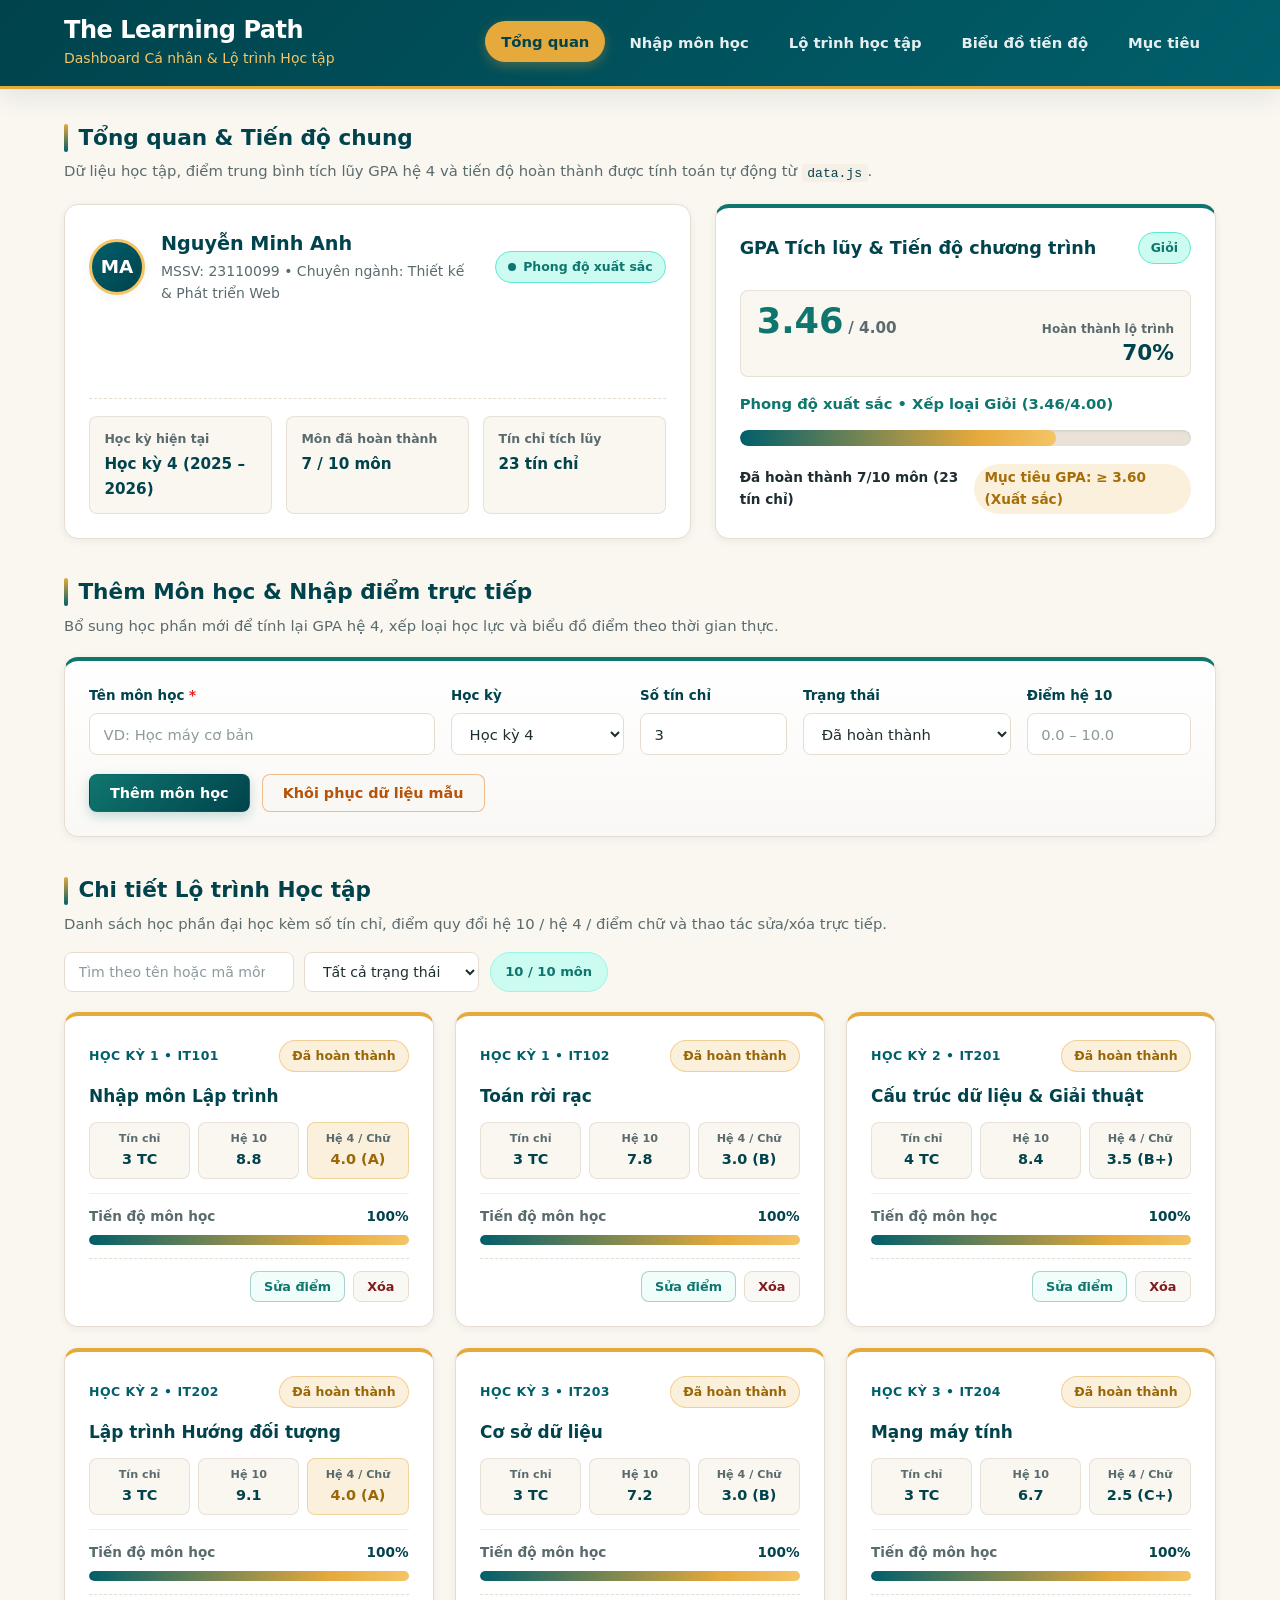
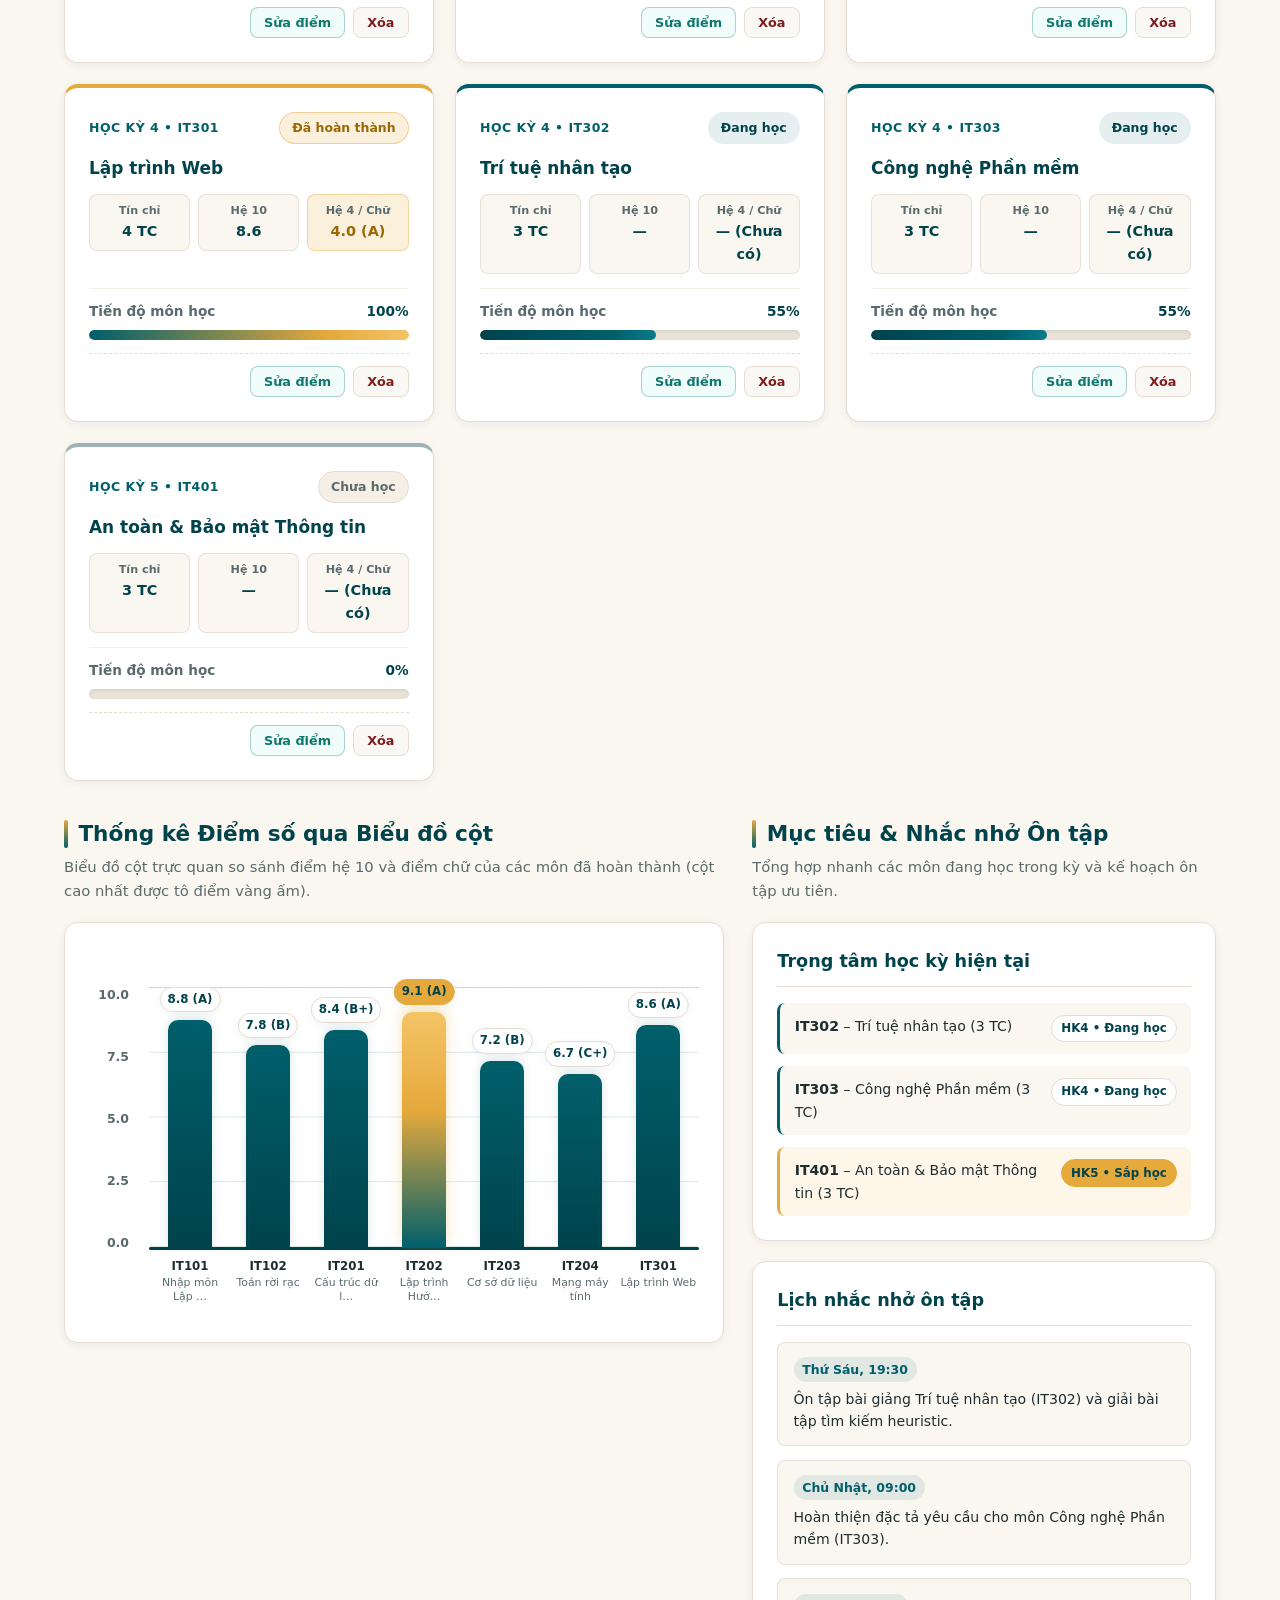
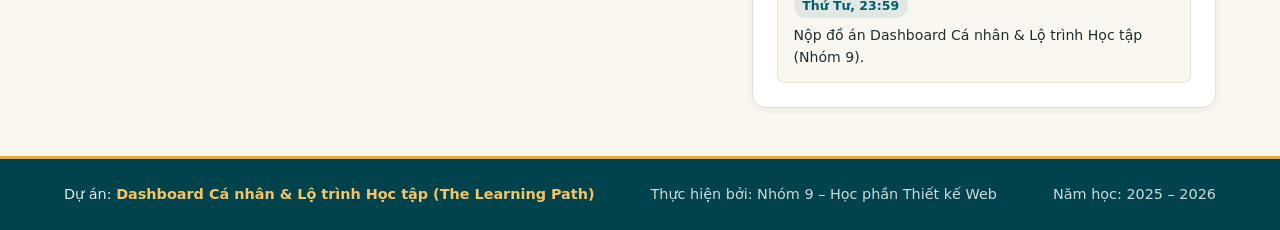
<file: index.html>
<!DOCTYPE html>
<html lang="vi">
<head>
    <meta charset="UTF-8">
    <meta name="viewport" content="width=device-width, initial-scale=1.0">
    <meta name="description" content="Dashboard Cá nhân &amp; Lộ trình Học tập (The Learning Path) theo chuẩn HTML5 ngữ nghĩa, CSS3 thuần và Vanilla JavaScript.">
    <title>Dashboard Cá nhân &amp; Lộ trình Học tập | The Learning Path</title>
    <link rel="stylesheet" href="css/style.css">
</head>
<body class="dashboard-page">

    <!-- Thẻ <header>: Phần đầu trang chứa nhận diện dự án, tiêu đề chính và điều hướng tổng thể của Dashboard -->
    <header class="site-header">
        <div id="scroll-progress" class="scroll-progress" aria-hidden="true"></div>
        <div class="header-container">
            <div class="brand">
                <h1 class="brand-title">The Learning Path</h1>
                <p class="brand-subtitle">Dashboard Cá nhân &amp; Lộ trình Học tập</p>
            </div>

            <!-- Thẻ <nav>: Thanh điều hướng chính chứa các liên kết nội bộ giúp người dùng di chuyển nhanh đến từng phân khu của Dashboard -->
            <nav class="main-nav" aria-label="Điều hướng chính">
                <ul class="nav-list">
                    <li class="nav-item">
                        <a class="nav-link" href="#overview">Tổng quan</a>
                    </li>
                    <li class="nav-item">
                        <a class="nav-link" href="#grade-input">Nhập môn học</a>
                    </li>
                    <li class="nav-item">
                        <a class="nav-link" href="#learning-path">Lộ trình học tập</a>
                    </li>
                    <li class="nav-item">
                        <a class="nav-link" href="#progress-chart">Biểu đồ tiến độ</a>
                    </li>
                    <li class="nav-item">
                        <a class="nav-link" href="#goals">Mục tiêu</a>
                    </li>
                </ul>
            </nav>
        </div>
    </header>

    <!-- Thẻ <main>: Khối nội dung trung tâm và duy nhất của trang, bao bọc toàn bộ dữ liệu học tập, lộ trình, biểu đồ và mục tiêu cá nhân -->
    <main class="dashboard-main">

        <!-- Thẻ <section>: Phân khu 1 - Tổng quan & Tiến độ chung, tổng hợp hồ sơ sinh viên, chỉ số GPA hệ 4 và mức độ hoàn thành chương trình -->
        <section id="overview" class="dashboard-section overview-section" aria-labelledby="overview-heading">
            <div class="section-header">
                <h2 id="overview-heading" class="section-title">Tổng quan &amp; Tiến độ chung</h2>
                <p class="section-desc">Dữ liệu học tập, điểm trung bình tích lũy GPA hệ 4 và tiến độ hoàn thành được tính toán tự động từ <code>data.js</code>.</p>
            </div>

            <div class="overview-grid">
                <!-- Thẻ <article>: Khối nội dung độc lập hiển thị thông tin cá nhân và thống kê học tập của sinh viên -->
                <article class="card student-card">
                    <div class="student-header">
                        <div class="student-avatar" aria-hidden="true">MA</div>
                        <div class="student-identity">
                            <h3 class="student-name">Nguyễn Minh Anh</h3>
                            <p class="student-meta">MSSV: 23110099 &bull; Chuyên ngành: Thiết kế &amp; Phát triển Web</p>
                        </div>
                        <span id="gpa-badge" class="status-badge status-badge--active">Đang tải...</span>
                    </div>

                    <dl class="student-stats">
                        <div class="stat-item">
                            <dt class="stat-label">Học kỳ hiện tại</dt>
                            <dd class="stat-value">Học kỳ 4 (2025 – 2026)</dd>
                        </div>
                        <div class="stat-item">
                            <dt class="stat-label">Môn đã hoàn thành</dt>
                            <dd id="completed-courses" class="stat-value">0 / 0 môn</dd>
                        </div>
                        <div class="stat-item">
                            <dt class="stat-label">Tín chỉ tích lũy</dt>
                            <dd id="total-credits" class="stat-value">0 tín chỉ</dd>
                        </div>
                    </dl>
                </article>

                <!-- Thẻ <article>: Khối nội dung độc lập hiển thị điểm GPA hệ 4, xếp loại học lực và thanh Progress Bar tổng quan -->
                <article class="card overall-progress-card">
                    <div class="card-header">
                        <h3 class="card-title">GPA Tích lũy &amp; Tiến độ chương trình</h3>
                        <span id="gpa-rank" class="status-badge">Đang tính...</span>
                    </div>

                    <div class="gpa-highlight">
                        <div class="gpa-score-box">
                            <span id="gpa-value" class="gpa-value">0.00</span>
                            <span class="gpa-scale">/ 4.00</span>
                        </div>
                        <div class="gpa-progress-summary">
                            <span class="gpa-progress-label">Hoàn thành lộ trình</span>
                            <span id="overall-progress-percent" class="progress-percent">0%</span>
                        </div>
                    </div>

                    <p id="gpa-message" class="card-summary">Đang tổng hợp dữ liệu từ danh sách môn học...</p>

                    <div id="overall-progress-bar" class="progress-bar progress-bar--large" role="progressbar" aria-label="Tiến độ hoàn thành chương trình" aria-valuenow="0" aria-valuemin="0" aria-valuemax="100">
                        <div class="progress-track">
                            <div id="overall-progress-fill" class="progress-fill" style="--percent: 0%;"></div>
                        </div>
                    </div>

                    <div class="progress-footer">
                        <span id="overall-progress-note" class="progress-note">Đang cập nhật số môn...</span>
                        <span class="progress-target">Mục tiêu GPA: &ge; 3.60 (Xuất sắc)</span>
                    </div>
                </article>
            </div>
        </section>

        <!-- Thẻ <section>: Phân khu nhập liệu - Cho phép sinh viên thêm môn học mới, nhập điểm và khôi phục dữ liệu mẫu trực tiếp -->
        <section id="grade-input" class="dashboard-section grade-input-section" aria-labelledby="grade-input-heading">
            <div class="section-header">
                <h2 id="grade-input-heading" class="section-title">Thêm Môn học &amp; Nhập điểm trực tiếp</h2>
                <p class="section-desc">Bổ sung học phần mới để tính lại GPA hệ 4, xếp loại học lực và biểu đồ điểm theo thời gian thực.</p>
            </div>

            <div class="card grade-form-card">
                <form id="course-form" class="grade-form" novalidate>
                    <div class="form-grid">
                        <!-- Trường nhập tên môn học -->
                        <div class="form-group form-group--wide">
                            <label class="form-label" for="input-course-name">Tên môn học <span class="required-mark" aria-hidden="true">*</span></label>
                            <input type="text" id="input-course-name" name="tenMon" class="form-control" placeholder="VD: Học máy cơ bản" required autocomplete="off">
                        </div>

                        <!-- Trường chọn học kỳ từ HK1 đến HK8 -->
                        <div class="form-group">
                            <label class="form-label" for="input-semester">Học kỳ</label>
                            <select id="input-semester" name="hocKy" class="form-control">
                                <option value="1">Học kỳ 1</option>
                                <option value="2">Học kỳ 2</option>
                                <option value="3">Học kỳ 3</option>
                                <option value="4" selected>Học kỳ 4</option>
                                <option value="5">Học kỳ 5</option>
                                <option value="6">Học kỳ 6</option>
                                <option value="7">Học kỳ 7</option>
                                <option value="8">Học kỳ 8</option>
                            </select>
                        </div>

                        <!-- Trường nhập số tín chỉ (1 - 10) -->
                        <div class="form-group">
                            <label class="form-label" for="input-credits">Số tín chỉ</label>
                            <input type="number" id="input-credits" name="soTinChi" class="form-control" min="1" max="10" value="3" required>
                        </div>

                        <!-- Trường chọn trạng thái môn học -->
                        <div class="form-group">
                            <label class="form-label" for="input-status">Trạng thái</label>
                            <select id="input-status" name="trangThai" class="form-control">
                                <option value="da_hoan_thanh" selected>Đã hoàn thành</option>
                                <option value="dang_hoc">Đang học</option>
                                <option value="chua_hoc">Chưa học</option>
                            </select>
                        </div>

                        <!-- Trường nhập điểm hệ 10 (tự động khóa khi trạng thái khác Đã hoàn thành) -->
                        <div class="form-group">
                            <label class="form-label" for="input-score">Điểm hệ 10</label>
                            <input type="number" id="input-score" name="diemHe10" class="form-control" step="0.1" min="0" max="10" placeholder="0.0 – 10.0">
                        </div>
                    </div>

                    <!-- Nhóm nút thao tác chính và khôi phục dữ liệu mẫu -->
                    <div class="form-actions">
                        <button type="submit" id="btn-add-course" class="btn btn--primary">Thêm môn học</button>
                        <button type="button" id="btn-reset-data" class="btn btn--secondary">Khôi phục dữ liệu mẫu</button>
                    </div>
                </form>

                <!-- Vùng hiển thị thông báo kiểm tra lỗi hoặc xác nhận thành công (không dùng alert) -->
                <div id="form-message" class="form-message" role="status" aria-live="polite"></div>
            </div>
        </section>

        <!-- Thẻ <section>: Phân khu 2 - Chi tiết Lộ trình Học tập, hiển thị động toàn bộ môn học kèm bộ lọc và tìm kiếm -->
        <section id="learning-path" class="dashboard-section path-section" aria-labelledby="path-heading">
            <div class="section-header section-header--with-actions">
                <div>
                    <h2 id="path-heading" class="section-title">Chi tiết Lộ trình Học tập</h2>
                    <p class="section-desc">Danh sách học phần đại học kèm số tín chỉ, điểm quy đổi hệ 10 / hệ 4 / điểm chữ và thao tác sửa/xóa trực tiếp.</p>
                </div>

                <!-- Thanh công cụ tìm kiếm theo tên môn và lọc nhanh theo trạng thái -->
                <div class="course-toolbar" role="search" aria-label="Tìm kiếm và lọc môn học">
                    <div class="search-box">
                        <label class="sr-only" for="search-course">Tìm kiếm theo tên môn</label>
                        <input type="search" id="search-course" class="form-control toolbar-search" placeholder="Tìm theo tên hoặc mã môn..." autocomplete="off">
                    </div>

                    <div class="filter-select-box">
                        <label class="sr-only" for="filter-status">Lọc theo trạng thái</label>
                        <select id="filter-status" class="form-control toolbar-select">
                            <option value="tat_ca">Tất cả trạng thái</option>
                            <option value="da_hoan_thanh">Đã hoàn thành</option>
                            <option value="dang_hoc">Đang học</option>
                            <option value="chua_hoc">Chưa học</option>
                        </select>
                    </div>

                    <span id="course-filter-count" class="toolbar-count">0 môn</span>
                </div>
            </div>

            <!-- Danh sách thẻ <article> từng môn học sẽ được data.js tự động render vào đây -->
            <div id="course-list" class="course-grid" aria-live="polite">
                <!-- Thẻ <article>: Thẻ hiển thị tạm thời trước khi dữ liệu từ data.js được nạp -->
                <article class="card course-card">
                    <h3 class="course-title">Đang tải danh sách môn học...</h3>
                    <p class="course-desc">Vui lòng đảm bảo trình duyệt đã bật JavaScript để hiển thị dữ liệu từ <code>js/data.js</code>.</p>
                </article>
            </div>
        </section>

        <!-- Thẻ <section>: Phân khu 3 - Thống kê Điểm số & Tiến độ qua Biểu đồ cột CSS thuần kết hợp dữ liệu từ data.js -->
        <section id="progress-chart" class="dashboard-section chart-section" aria-labelledby="chart-heading">
            <div class="section-header">
                <h2 id="chart-heading" class="section-title">Thống kê Điểm số qua Biểu đồ cột</h2>
                <p class="section-desc">Biểu đồ cột trực quan so sánh điểm hệ 10 và điểm chữ của các môn đã hoàn thành (cột cao nhất được tô điểm vàng ấm).</p>
            </div>

            <div class="card chart-card">
                <div id="score-bar-chart" class="bar-chart" role="img" aria-label="Biểu đồ cột điểm số các môn học đã hoàn thành">
                    <div class="chart-y-axis" aria-hidden="true">
                        <span class="y-tick">10.0</span>
                        <span class="y-tick">7.5</span>
                        <span class="y-tick">5.0</span>
                        <span class="y-tick">2.5</span>
                        <span class="y-tick">0.0</span>
                    </div>

                    <div class="chart-plot">
                        <div id="chart-bars" class="chart-bars"></div>
                        <div class="chart-x-axis" aria-hidden="true"></div>
                    </div>
                </div>
            </div>
        </section>

        <!-- Thẻ <aside>: Khối nội dung bổ trợ hiển thị các môn đang theo học, mục tiêu ngắn hạn và lịch nhắc nhở ôn tập -->
        <aside id="goals" class="dashboard-aside goals-aside" aria-labelledby="goals-heading">
            <div class="section-header">
                <h2 id="goals-heading" class="section-title">Mục tiêu &amp; Nhắc nhở Ôn tập</h2>
                <p class="section-desc">Tổng hợp nhanh các môn đang học trong kỳ và kế hoạch ôn tập ưu tiên.</p>
            </div>

            <div class="aside-grid">
                <!-- Thẻ <article>: Khối nội dung độc lập liệt kê các môn đang học và sắp học tự động đồng bộ từ data.js -->
                <article class="card goal-card">
                    <h3 class="card-title">Trọng tâm học kỳ hiện tại</h3>
                    <ul id="active-courses-list" class="goal-list">
                        <li class="goal-item">
                            <span class="goal-text">Đang tải danh sách môn đang học...</span>
                            <span class="goal-tag">Đang cập nhật</span>
                        </li>
                    </ul>
                </article>

                <!-- Thẻ <article>: Khối nội dung độc lập hiển thị lịch nhắc nhở ôn tập và hạn nộp bài sắp tới -->
                <article class="card reminder-card">
                    <h3 class="card-title">Lịch nhắc nhở ôn tập</h3>
                    <ul class="reminder-list">
                        <li class="reminder-item">
                            <time class="reminder-time" datetime="2026-05-15T19:30">Thứ Sáu, 19:30</time>
                            <p class="reminder-text">Ôn tập bài giảng Trí tuệ nhân tạo (IT302) và giải bài tập tìm kiếm heuristic.</p>
                        </li>
                        <li class="reminder-item">
                            <time class="reminder-time" datetime="2026-05-17T09:00">Chủ Nhật, 09:00</time>
                            <p class="reminder-text">Hoàn thiện đặc tả yêu cầu cho môn Công nghệ Phần mềm (IT303).</p>
                        </li>
                        <li class="reminder-item">
                            <time class="reminder-time" datetime="2026-05-20T23:59">Thứ Tư, 23:59</time>
                            <p class="reminder-text">Nộp đồ án Dashboard Cá nhân &amp; Lộ trình Học tập (Nhóm 9).</p>
                        </li>
                    </ul>
                </article>
            </div>
        </aside>

    </main>

    <!-- Thẻ <footer>: Phần chân trang chứa thông tin bản quyền dự án, nhóm sinh viên thực hiện và năm học -->
    <footer class="site-footer">
        <div class="footer-container">
            <p class="footer-project">Dự án: <strong>Dashboard Cá nhân &amp; Lộ trình Học tập (The Learning Path)</strong></p>
            <p class="footer-team">Thực hiện bởi: Nhóm 9 &ndash; Học phần Thiết kế Web</p>
            <p class="footer-year">Năm học: 2025 &ndash; 2026</p>
        </div>
    </footer>

    <!-- Nút quay lại đầu trang hiển thị mượt khi cuộn xuống -->
    <button type="button" id="back-to-top" class="back-to-top" aria-label="Quay về đầu trang" title="Quay về đầu trang">&#8593;</button>

    <!-- Liên kết file JavaScript xử lý dữ liệu và cập nhật giao diện Dashboard -->
    <script src="js/data.js"></script>
</body>
</html>
</file>
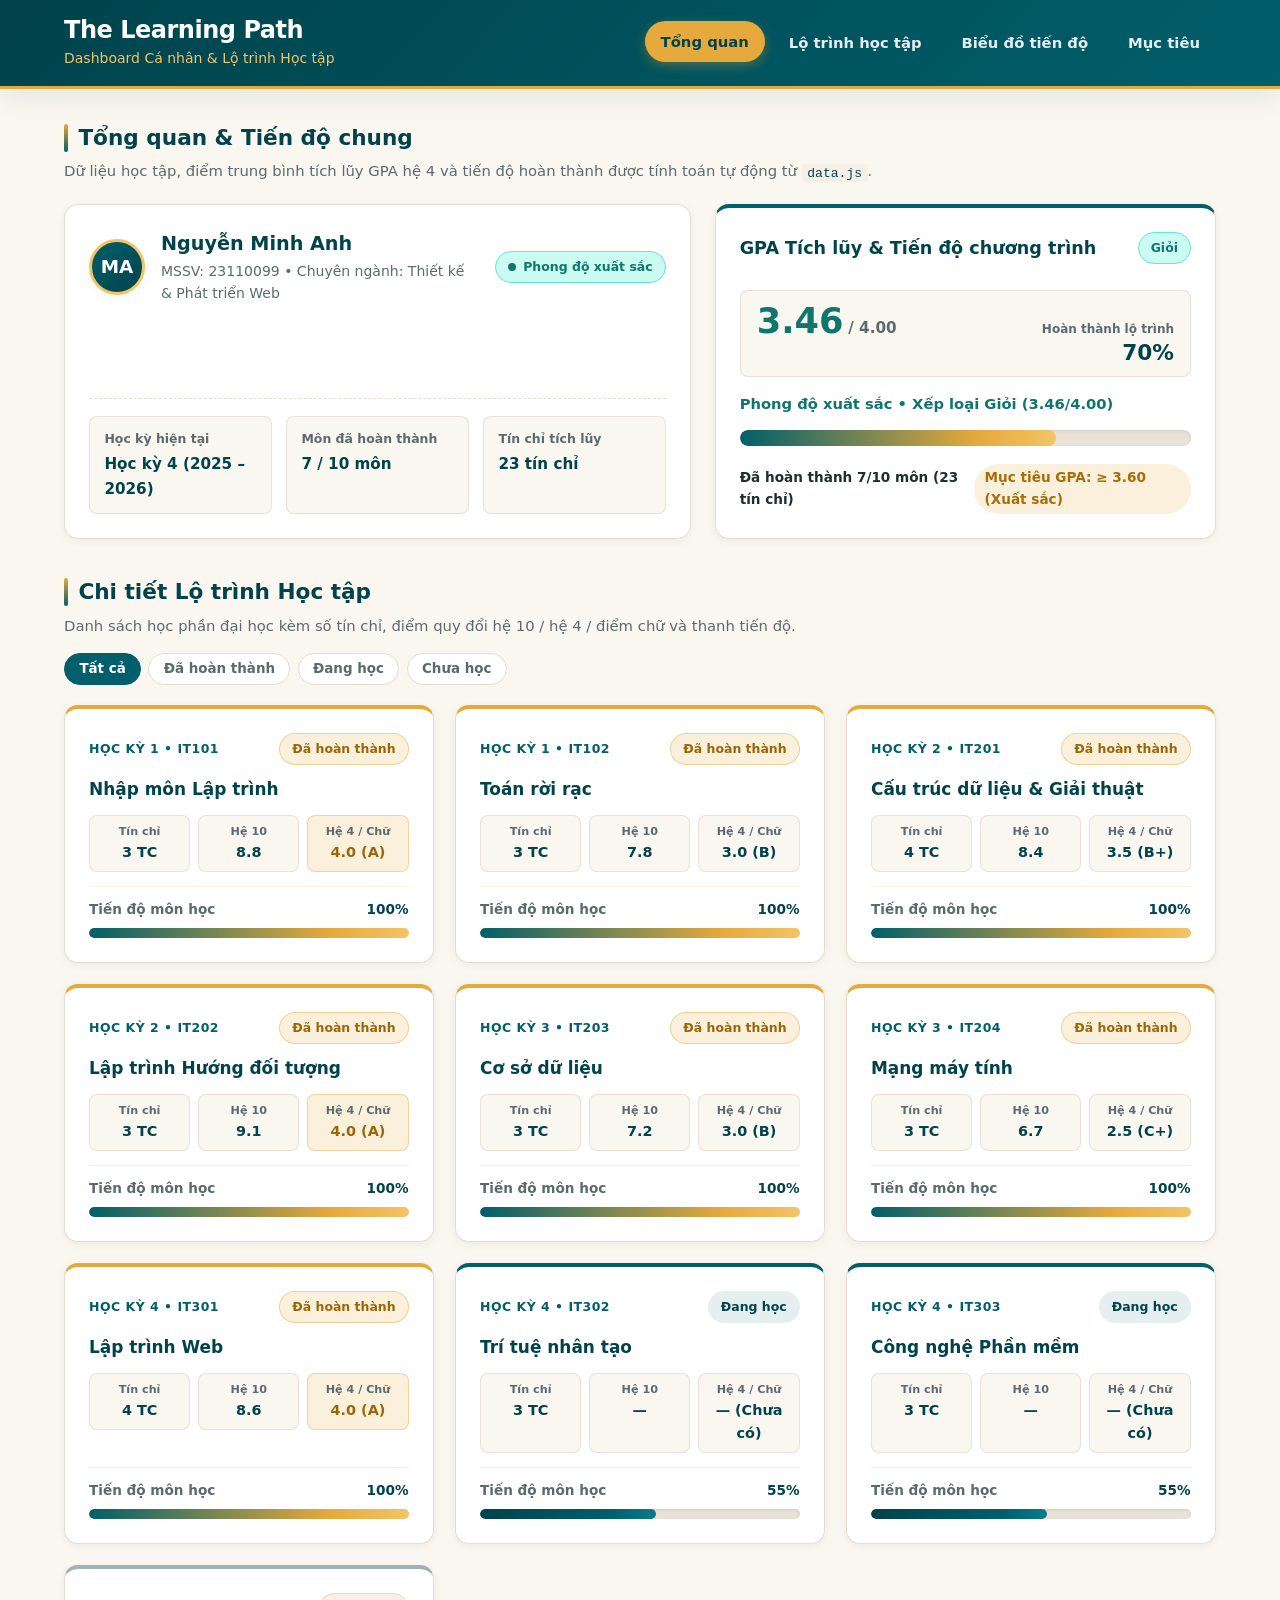
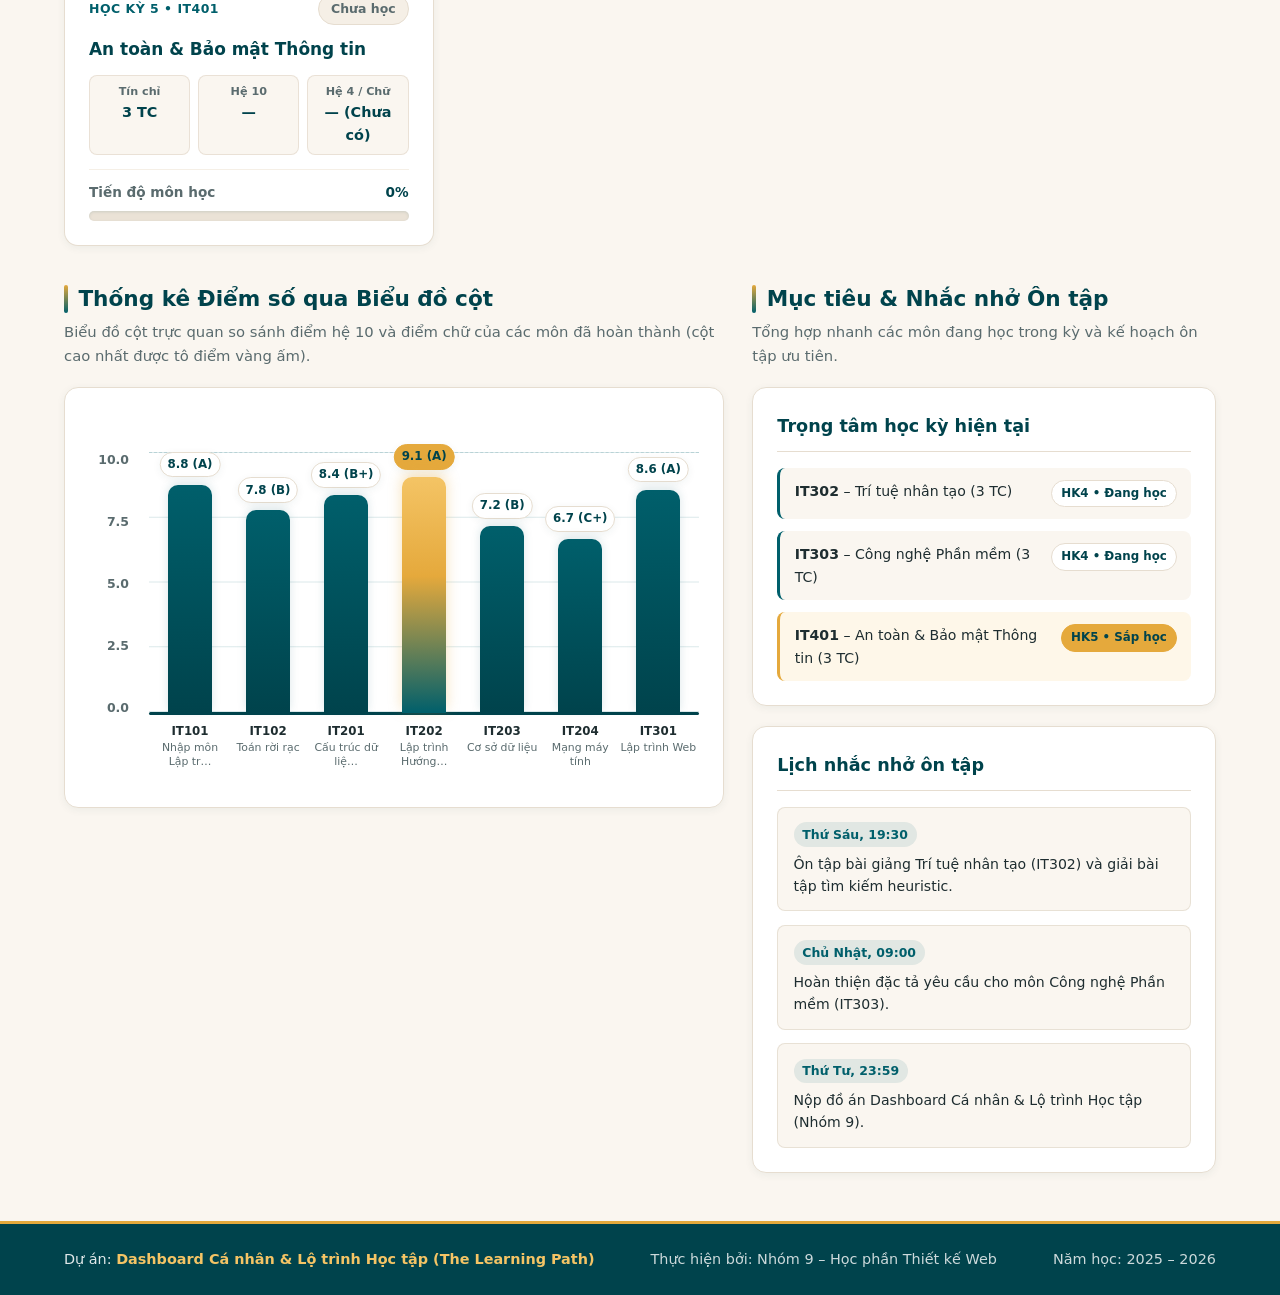
<file: learning-path-dashboard/index.html>
<!DOCTYPE html>
<html lang="vi">
<head>
    <meta charset="UTF-8">
    <meta name="viewport" content="width=device-width, initial-scale=1.0">
    <meta name="description" content="Dashboard Cá nhân &amp; Lộ trình Học tập (The Learning Path) theo chuẩn HTML5 ngữ nghĩa, CSS3 thuần và Vanilla JavaScript.">
    <title>Dashboard Cá nhân &amp; Lộ trình Học tập | The Learning Path</title>
    <link rel="stylesheet" href="css/style.css">
</head>
<body class="dashboard-page">

    <!-- Thẻ <header>: Phần đầu trang chứa nhận diện dự án, tiêu đề chính và điều hướng tổng thể của Dashboard -->
    <header class="site-header">
        <div id="scroll-progress" class="scroll-progress" aria-hidden="true"></div>
        <div class="header-container">
            <div class="brand">
                <h1 class="brand-title">The Learning Path</h1>
                <p class="brand-subtitle">Dashboard Cá nhân &amp; Lộ trình Học tập</p>
            </div>

            <!-- Thẻ <nav>: Thanh điều hướng chính chứa các liên kết nội bộ giúp người dùng di chuyển nhanh đến từng phân khu của Dashboard -->
            <nav class="main-nav" aria-label="Điều hướng chính">
                <ul class="nav-list">
                    <li class="nav-item">
                        <a class="nav-link" href="#overview">Tổng quan</a>
                    </li>
                    <li class="nav-item">
                        <a class="nav-link" href="#learning-path">Lộ trình học tập</a>
                    </li>
                    <li class="nav-item">
                        <a class="nav-link" href="#progress-chart">Biểu đồ tiến độ</a>
                    </li>
                    <li class="nav-item">
                        <a class="nav-link" href="#goals">Mục tiêu</a>
                    </li>
                </ul>
            </nav>
        </div>
    </header>

    <!-- Thẻ <main>: Khối nội dung trung tâm và duy nhất của trang, bao bọc toàn bộ dữ liệu học tập, lộ trình, biểu đồ và mục tiêu cá nhân -->
    <main class="dashboard-main">

        <!-- Thẻ <section>: Phân khu 1 - Tổng quan & Tiến độ chung, tổng hợp hồ sơ sinh viên, chỉ số GPA hệ 4 và mức độ hoàn thành chương trình -->
        <section id="overview" class="dashboard-section overview-section" aria-labelledby="overview-heading">
            <div class="section-header">
                <h2 id="overview-heading" class="section-title">Tổng quan &amp; Tiến độ chung</h2>
                <p class="section-desc">Dữ liệu học tập, điểm trung bình tích lũy GPA hệ 4 và tiến độ hoàn thành được tính toán tự động từ <code>data.js</code>.</p>
            </div>

            <div class="overview-grid">
                <!-- Thẻ <article>: Khối nội dung độc lập hiển thị thông tin cá nhân và thống kê học tập của sinh viên -->
                <article class="card student-card">
                    <div class="student-header">
                        <div class="student-avatar" aria-hidden="true">MA</div>
                        <div class="student-identity">
                            <h3 class="student-name">Nguyễn Minh Anh</h3>
                            <p class="student-meta">MSSV: 23110099 &bull; Chuyên ngành: Thiết kế &amp; Phát triển Web</p>
                        </div>
                        <span id="gpa-badge" class="status-badge status-badge--active">Đang tải...</span>
                    </div>

                    <dl class="student-stats">
                        <div class="stat-item">
                            <dt class="stat-label">Học kỳ hiện tại</dt>
                            <dd class="stat-value">Học kỳ 4 (2025 – 2026)</dd>
                        </div>
                        <div class="stat-item">
                            <dt class="stat-label">Môn đã hoàn thành</dt>
                            <dd id="completed-courses" class="stat-value">0 / 0 môn</dd>
                        </div>
                        <div class="stat-item">
                            <dt class="stat-label">Tín chỉ tích lũy</dt>
                            <dd id="total-credits" class="stat-value">0 tín chỉ</dd>
                        </div>
                    </dl>
                </article>

                <!-- Thẻ <article>: Khối nội dung độc lập hiển thị điểm GPA hệ 4, xếp loại học lực và thanh Progress Bar tổng quan -->
                <article class="card overall-progress-card">
                    <div class="card-header">
                        <h3 class="card-title">GPA Tích lũy &amp; Tiến độ chương trình</h3>
                        <span id="gpa-rank" class="status-badge">Đang tính...</span>
                    </div>

                    <div class="gpa-highlight">
                        <div class="gpa-score-box">
                            <span id="gpa-value" class="gpa-value">0.00</span>
                            <span class="gpa-scale">/ 4.00</span>
                        </div>
                        <div class="gpa-progress-summary">
                            <span class="gpa-progress-label">Hoàn thành lộ trình</span>
                            <span id="overall-progress-percent" class="progress-percent">0%</span>
                        </div>
                    </div>

                    <p id="gpa-message" class="card-summary">Đang tổng hợp dữ liệu từ danh sách môn học...</p>

                    <div id="overall-progress-bar" class="progress-bar progress-bar--large" role="progressbar" aria-label="Tiến độ hoàn thành chương trình" aria-valuenow="0" aria-valuemin="0" aria-valuemax="100">
                        <div class="progress-track">
                            <div id="overall-progress-fill" class="progress-fill" style="--percent: 0%;"></div>
                        </div>
                    </div>

                    <div class="progress-footer">
                        <span id="overall-progress-note" class="progress-note">Đang cập nhật số môn...</span>
                        <span class="progress-target">Mục tiêu GPA: &ge; 3.60 (Xuất sắc)</span>
                    </div>
                </article>
            </div>
        </section>

        <!-- Thẻ <section>: Phân khu 2 - Chi tiết Lộ trình Học tập, hiển thị động toàn bộ môn học từ data.js kèm bộ lọc trạng thái -->
        <section id="learning-path" class="dashboard-section path-section" aria-labelledby="path-heading">
            <div class="section-header section-header--with-actions">
                <div>
                    <h2 id="path-heading" class="section-title">Chi tiết Lộ trình Học tập</h2>
                    <p class="section-desc">Danh sách học phần đại học kèm số tín chỉ, điểm quy đổi hệ 10 / hệ 4 / điểm chữ và thanh tiến độ.</p>
                </div>

                <div class="filter-bar" role="group" aria-label="Lọc môn học theo trạng thái">
                    <button type="button" class="filter-btn filter-btn--active" data-filter="tat_ca">Tất cả</button>
                    <button type="button" class="filter-btn" data-filter="da_hoan_thanh">Đã hoàn thành</button>
                    <button type="button" class="filter-btn" data-filter="dang_hoc">Đang học</button>
                    <button type="button" class="filter-btn" data-filter="chua_hoc">Chưa học</button>
                </div>
            </div>

            <!-- Danh sách thẻ <article> từng môn học sẽ được data.js tự động render vào đây -->
            <div id="course-list" class="course-grid" aria-live="polite">
                <!-- Thẻ <article>: Thẻ hiển thị tạm thời trước khi dữ liệu từ data.js được nạp -->
                <article class="card course-card">
                    <h3 class="course-title">Đang tải danh sách môn học...</h3>
                    <p class="course-desc">Vui lòng đảm bảo trình duyệt đã bật JavaScript để hiển thị dữ liệu từ <code>js/data.js</code>.</p>
                </article>
            </div>
        </section>

        <!-- Thẻ <section>: Phân khu 3 - Thống kê Điểm số & Tiến độ qua Biểu đồ cột CSS thuần kết hợp dữ liệu từ data.js -->
        <section id="progress-chart" class="dashboard-section chart-section" aria-labelledby="chart-heading">
            <div class="section-header">
                <h2 id="chart-heading" class="section-title">Thống kê Điểm số qua Biểu đồ cột</h2>
                <p class="section-desc">Biểu đồ cột trực quan so sánh điểm hệ 10 và điểm chữ của các môn đã hoàn thành (cột cao nhất được tô điểm vàng ấm).</p>
            </div>

            <div class="card chart-card">
                <div id="score-bar-chart" class="bar-chart" role="img" aria-label="Biểu đồ cột điểm số các môn học đã hoàn thành">
                    <div class="chart-y-axis" aria-hidden="true">
                        <span class="y-tick">10.0</span>
                        <span class="y-tick">7.5</span>
                        <span class="y-tick">5.0</span>
                        <span class="y-tick">2.5</span>
                        <span class="y-tick">0.0</span>
                    </div>

                    <div class="chart-plot">
                        <div id="chart-bars" class="chart-bars"></div>
                        <div class="chart-x-axis" aria-hidden="true"></div>
                    </div>
                </div>
            </div>
        </section>

        <!-- Thẻ <aside>: Khối nội dung bổ trợ hiển thị các môn đang theo học, mục tiêu ngắn hạn và lịch nhắc nhở ôn tập -->
        <aside id="goals" class="dashboard-aside goals-aside" aria-labelledby="goals-heading">
            <div class="section-header">
                <h2 id="goals-heading" class="section-title">Mục tiêu &amp; Nhắc nhở Ôn tập</h2>
                <p class="section-desc">Tổng hợp nhanh các môn đang học trong kỳ và kế hoạch ôn tập ưu tiên.</p>
            </div>

            <div class="aside-grid">
                <!-- Thẻ <article>: Khối nội dung độc lập liệt kê các môn đang học và sắp học tự động đồng bộ từ data.js -->
                <article class="card goal-card">
                    <h3 class="card-title">Trọng tâm học kỳ hiện tại</h3>
                    <ul id="active-courses-list" class="goal-list">
                        <li class="goal-item">
                            <span class="goal-text">Đang tải danh sách môn đang học...</span>
                            <span class="goal-tag">Đang cập nhật</span>
                        </li>
                    </ul>
                </article>

                <!-- Thẻ <article>: Khối nội dung độc lập hiển thị lịch nhắc nhở ôn tập và hạn nộp bài sắp tới -->
                <article class="card reminder-card">
                    <h3 class="card-title">Lịch nhắc nhở ôn tập</h3>
                    <ul class="reminder-list">
                        <li class="reminder-item">
                            <time class="reminder-time" datetime="2026-05-15T19:30">Thứ Sáu, 19:30</time>
                            <p class="reminder-text">Ôn tập bài giảng Trí tuệ nhân tạo (IT302) và giải bài tập tìm kiếm heuristic.</p>
                        </li>
                        <li class="reminder-item">
                            <time class="reminder-time" datetime="2026-05-17T09:00">Chủ Nhật, 09:00</time>
                            <p class="reminder-text">Hoàn thiện đặc tả yêu cầu cho môn Công nghệ Phần mềm (IT303).</p>
                        </li>
                        <li class="reminder-item">
                            <time class="reminder-time" datetime="2026-05-20T23:59">Thứ Tư, 23:59</time>
                            <p class="reminder-text">Nộp đồ án Dashboard Cá nhân &amp; Lộ trình Học tập (Nhóm 9).</p>
                        </li>
                    </ul>
                </article>
            </div>
        </aside>

    </main>

    <!-- Thẻ <footer>: Phần chân trang chứa thông tin bản quyền dự án, nhóm sinh viên thực hiện và năm học -->
    <footer class="site-footer">
        <div class="footer-container">
            <p class="footer-project">Dự án: <strong>Dashboard Cá nhân &amp; Lộ trình Học tập (The Learning Path)</strong></p>
            <p class="footer-team">Thực hiện bởi: Nhóm 9 &ndash; Học phần Thiết kế Web</p>
            <p class="footer-year">Năm học: 2025 &ndash; 2026</p>
        </div>
    </footer>

    <!-- Nút quay lại đầu trang hiển thị mượt khi cuộn xuống -->
    <button type="button" id="back-to-top" class="back-to-top" aria-label="Quay về đầu trang" title="Quay về đầu trang">&#8593;</button>

    <!-- Liên kết file JavaScript xử lý dữ liệu và cập nhật giao diện Dashboard -->
    <script src="js/data.js"></script>
</body>
</html>
</file>
<file: css/style.css>
/* ==========================================================================
   The Learning Path - Dashboard Cá nhân & Lộ trình Học tập
   Stylesheet chuẩn CSS3 thuần (Không thư viện, không tiền xử lý)
   ========================================================================== */

/* 1. Biến màu & Reset */
:root {
    /* Bảng màu chủ đạo */
    --color-bg: #FAF6F0;
    --color-surface: #FFFFFF;
    --color-surface-soft: #F5EFE6;
    --color-primary: #005F6B;
    --color-primary-dark: #00434C;
    --color-primary-soft: rgba(0, 95, 107, 0.1);
    --color-accent: #E5A93C;
    --color-accent-light: #F4C465;
    --color-accent-soft: rgba(229, 169, 60, 0.18);

    /* Màu chữ & đường viền */
    --color-text: #1E2D30;
    --color-text-muted: #5A6B6E;
    --color-text-inverse: #FFFFFF;
    --color-border: #E6DDD0;
    --color-track: #EAE2D6;

    /* Typography */
    --font-sans: "Segoe UI", system-ui, -apple-system, BlinkMacSystemFont, Roboto, "Helvetica Neue", Arial, sans-serif;

    /* Bo góc, đổ bóng & chuyển động */
    --radius-sm: 8px;
    --radius-md: 14px;
    --radius-lg: 20px;
    --radius-pill: 999px;
    --shadow-sm: 0 2px 8px rgba(0, 67, 76, 0.06);
    --shadow-md: 0 8px 24px rgba(0, 67, 76, 0.09);
    --shadow-hover: 0 12px 28px rgba(0, 67, 76, 0.14);
    --transition-base: 0.25s ease;

    /* Kích thước chuẩn */
    --container-max: 1200px;
    --chart-height: 260px;
}

*,
*::before,
*::after {
    box-sizing: border-box;
    margin: 0;
    padding: 0;
}

html {
    scroll-behavior: smooth;
    font-size: 16px;
}

body.dashboard-page {
    min-height: 100vh;
    display: flex;
    flex-direction: column;
    font-family: var(--font-sans);
    line-height: 1.6;
    color: var(--color-text);
    background-color: var(--color-bg);
    -webkit-font-smoothing: antialiased;
}

ul,
ol {
    list-style: none;
}

a {
    color: inherit;
    text-decoration: none;
}

code {
    font-family: Consolas, "Courier New", monospace;
    font-size: 0.88em;
    background-color: var(--color-surface-soft);
    color: var(--color-primary-dark);
    padding: 0.1rem 0.35rem;
    border-radius: 4px;
}

/* 2. Bố cục Header & Navigation */
.site-header {
    position: sticky;
    top: 0;
    z-index: 100;
    background: linear-gradient(135deg, var(--color-primary-dark) 0%, var(--color-primary) 100%);
    color: var(--color-text-inverse);
    border-bottom: 3px solid var(--color-accent);
    box-shadow: var(--shadow-md);
}

.header-container {
    max-width: var(--container-max);
    margin: 0 auto;
    padding: 1rem 1.5rem;
    display: flex;
    align-items: center;
    justify-content: space-between;
    gap: 1.5rem;
}

.brand {
    display: flex;
    flex-direction: column;
    gap: 0.15rem;
}

.brand-title {
    font-size: 1.5rem;
    font-weight: 800;
    letter-spacing: -0.02em;
    line-height: 1.2;
    color: var(--color-text-inverse);
}

.brand-subtitle {
    font-size: 0.875rem;
    color: var(--color-accent-light);
    font-weight: 500;
}

.main-nav {
    display: flex;
    align-items: center;
}

.nav-list {
    display: flex;
    align-items: center;
    flex-wrap: wrap;
    gap: 0.5rem;
}

.nav-link {
    display: inline-block;
    padding: 0.55rem 1rem;
    font-size: 0.925rem;
    font-weight: 600;
    color: rgba(255, 255, 255, 0.9);
    border-radius: var(--radius-pill);
    transition: background-color var(--transition-base), color var(--transition-base), transform var(--transition-base);
}

.nav-link:hover,
.nav-link:focus-visible,
.nav-link--active {
    background-color: var(--color-accent);
    color: var(--color-primary-dark);
    transform: translateY(-1px);
    outline: none;
    box-shadow: 0 4px 12px rgba(229, 169, 60, 0.3);
}

/* Thanh tiến trình cuộn trang tinh tế ở mép trên Header */
.scroll-progress {
    position: absolute;
    top: 0;
    left: 0;
    height: 3px;
    width: 0%;
    background: linear-gradient(90deg, var(--color-accent) 0%, var(--color-accent-light) 100%);
    transition: width 0.1s linear;
    z-index: 101;
}

/* 3. Bố cục Main & Các Section */
.dashboard-main {
    flex: 1;
    width: 100%;
    max-width: var(--container-max);
    margin: 0 auto;
    padding: 2rem 1.5rem 3rem;
    display: grid;
    grid-template-columns: repeat(12, minmax(0, 1fr));
    gap: 2.25rem 1.75rem;
    align-items: start;
}

.overview-section,
.grade-input-section,
.path-section {
    grid-column: 1 / -1;
}

.chart-section {
    grid-column: 1 / 8;
}

.goals-aside {
    grid-column: 8 / -1;
}

.dashboard-section,
.dashboard-aside {
    scroll-margin-top: 5.5rem;
}

/* Tiêu đề phân khu & thanh bộ lọc */
.section-header {
    margin-bottom: 1.25rem;
}

.section-header--with-actions {
    display: flex;
    align-items: flex-end;
    justify-content: space-between;
    flex-wrap: wrap;
    gap: 1rem;
}

.section-title {
    position: relative;
    display: inline-block;
    font-size: 1.35rem;
    font-weight: 700;
    color: var(--color-primary-dark);
    padding-left: 0.9rem;
    margin-bottom: 0.25rem;
}

.section-title::before {
    content: "";
    position: absolute;
    left: 0;
    top: 0.2rem;
    bottom: 0.2rem;
    width: 4px;
    border-radius: var(--radius-pill);
    background: linear-gradient(180deg, var(--color-accent) 0%, var(--color-primary) 100%);
}

.section-desc {
    font-size: 0.925rem;
    color: var(--color-text-muted);
}

.filter-bar {
    display: flex;
    align-items: center;
    flex-wrap: wrap;
    gap: 0.45rem;
}

.filter-btn {
    font-family: inherit;
    font-size: 0.84rem;
    font-weight: 600;
    padding: 0.45rem 0.9rem;
    border-radius: var(--radius-pill);
    border: 1px solid var(--color-border);
    background-color: var(--color-surface);
    color: var(--color-text-muted);
    cursor: pointer;
    transition: background-color var(--transition-base), color var(--transition-base), border-color var(--transition-base), transform var(--transition-base);
}

.filter-btn:hover {
    border-color: var(--color-primary);
    color: var(--color-primary-dark);
    transform: translateY(-1px);
}

.filter-btn--active {
    background-color: var(--color-primary);
    color: var(--color-text-inverse);
    border-color: var(--color-primary);
}

.filter-btn--active:hover {
    background-color: var(--color-primary-dark);
    color: var(--color-text-inverse);
}

/* Thẻ nội dung (Card) chung */
.card {
    background-color: var(--color-surface);
    border: 1px solid var(--color-border);
    border-radius: var(--radius-md);
    padding: 1.5rem;
    box-shadow: var(--shadow-sm);
    transition: transform var(--transition-base), box-shadow var(--transition-base), border-color var(--transition-base);
}

.card:hover {
    transform: translateY(-3px);
    box-shadow: var(--shadow-hover);
    border-color: rgba(0, 95, 107, 0.28);
}

.card-header {
    display: flex;
    align-items: center;
    justify-content: space-between;
    gap: 1rem;
    margin-bottom: 0.75rem;
}

.card-title {
    font-size: 1.1rem;
    font-weight: 700;
    color: var(--color-primary-dark);
}

/* Nhãn trạng thái (Status Badge) & Các lớp màu GPA từ data.js */
.status-badge {
    display: inline-flex;
    align-items: center;
    padding: 0.3rem 0.75rem;
    font-size: 0.78rem;
    font-weight: 700;
    border-radius: var(--radius-pill);
    border: 1px solid transparent;
    white-space: nowrap;
}

.status-badge--active {
    background-color: var(--color-primary-soft);
    color: var(--color-primary);
}

.status-badge--completed {
    background-color: var(--color-accent-soft);
    color: #9A6708;
    border-color: rgba(229, 169, 60, 0.45);
}

.status-badge--in-progress {
    background-color: var(--color-primary-soft);
    color: var(--color-primary-dark);
}

.status-badge--upcoming {
    background-color: var(--color-surface-soft);
    color: var(--color-text-muted);
    border-color: var(--color-border);
}

/* Các class màu động gắn bởi layTrangThaiMauSac() trong data.js */
.status-danger {
    color: #DC2626;
    background-color: #FEE2E2;
    border-color: #FCA5A5;
}

.status-warning {
    color: #D97706;
    background-color: #FEF3C7;
    border-color: #FCD34D;
}

.status-good {
    color: #B45309;
    background-color: #FEF9C3;
    border-color: #FDE047;
}

.status-excellent {
    color: #0F766E;
    background-color: #CCFBF1;
    border-color: #5EEAD4;
}

/* Section 1: Tổng quan & Tiến độ chung */
.overview-grid {
    display: grid;
    grid-template-columns: 1.25fr 1fr;
    gap: 1.5rem;
}

.student-card {
    display: flex;
    flex-direction: column;
    justify-content: space-between;
    gap: 1.35rem;
}

.student-header {
    display: flex;
    align-items: center;
    gap: 1rem;
    flex-wrap: wrap;
}

.student-avatar {
    width: 56px;
    height: 56px;
    flex-shrink: 0;
    border-radius: 50%;
    display: flex;
    align-items: center;
    justify-content: center;
    font-size: 1.15rem;
    font-weight: 800;
    color: var(--color-text-inverse);
    background: linear-gradient(135deg, var(--color-primary) 0%, var(--color-primary-dark) 100%);
    border: 3px solid var(--color-accent-light);
    box-shadow: var(--shadow-sm);
}

.student-identity {
    flex: 1;
    min-width: 180px;
}

.student-name {
    font-size: 1.2rem;
    font-weight: 700;
    color: var(--color-primary-dark);
}

.student-meta {
    font-size: 0.875rem;
    color: var(--color-text-muted);
}

.student-stats {
    display: grid;
    grid-template-columns: repeat(3, minmax(0, 1fr));
    gap: 0.9rem;
    padding-top: 1.1rem;
    border-top: 1px dashed var(--color-border);
}

.stat-item {
    background-color: var(--color-bg);
    padding: 0.75rem 0.9rem;
    border-radius: var(--radius-sm);
    border: 1px solid rgba(230, 221, 208, 0.8);
}

.stat-label {
    font-size: 0.78rem;
    font-weight: 600;
    color: var(--color-text-muted);
    margin-bottom: 0.2rem;
}

.stat-value {
    font-size: 0.95rem;
    font-weight: 700;
    color: var(--color-primary-dark);
}

.overall-progress-card {
    display: flex;
    flex-direction: column;
    justify-content: space-between;
    gap: 0.9rem;
    border-top: 4px solid var(--color-primary);
}

.gpa-highlight {
    display: flex;
    align-items: baseline;
    justify-content: space-between;
    flex-wrap: wrap;
    gap: 1rem;
    padding: 0.75rem 1rem;
    background-color: var(--color-bg);
    border-radius: var(--radius-sm);
    border: 1px solid rgba(230, 221, 208, 0.85);
}

.gpa-score-box {
    display: flex;
    align-items: baseline;
    gap: 0.3rem;
}

.gpa-value {
    font-size: 2.2rem;
    font-weight: 800;
    line-height: 1;
    color: var(--color-primary);
}

.gpa-scale {
    font-size: 0.95rem;
    font-weight: 700;
    color: var(--color-text-muted);
}

.gpa-progress-summary {
    display: flex;
    flex-direction: column;
    align-items: flex-end;
    gap: 0.1rem;
}

.gpa-progress-label {
    font-size: 0.75rem;
    font-weight: 600;
    color: var(--color-text-muted);
}

.progress-percent {
    font-size: 1.35rem;
    font-weight: 800;
    line-height: 1.1;
    color: var(--color-primary-dark);
}

.card-summary {
    font-size: 0.92rem;
    font-weight: 600;
    color: var(--color-text-muted);
}

.progress-footer {
    display: flex;
    align-items: center;
    justify-content: space-between;
    gap: 0.75rem;
    font-size: 0.85rem;
    padding-top: 0.25rem;
}

.progress-note {
    font-weight: 600;
    color: var(--color-text);
}

.progress-target {
    font-weight: 700;
    color: #A66E08;
    background-color: var(--color-accent-soft);
    padding: 0.2rem 0.65rem;
    border-radius: var(--radius-pill);
}

/* Section 2: Chi tiết Lộ trình Học tập */
.course-grid {
    display: grid;
    grid-template-columns: repeat(auto-fit, minmax(290px, 1fr));
    gap: 1.35rem;
}

.course-card {
    display: flex;
    flex-direction: column;
    gap: 0.85rem;
    border-top: 4px solid var(--color-primary);
}

.course-card--completed {
    border-top-color: var(--color-accent);
}

.course-card--upcoming {
    border-top-color: #9FB3B6;
}

.course-header {
    display: flex;
    align-items: center;
    justify-content: space-between;
    gap: 0.75rem;
}

.course-stage {
    font-size: 0.78rem;
    font-weight: 700;
    text-transform: uppercase;
    letter-spacing: 0.04em;
    color: var(--color-primary);
}

.course-title {
    font-size: 1.06rem;
    font-weight: 700;
    color: var(--color-primary-dark);
    line-height: 1.35;
}

.course-metrics {
    display: grid;
    grid-template-columns: repeat(3, minmax(0, 1fr));
    gap: 0.5rem;
}

.metric-chip {
    display: flex;
    flex-direction: column;
    padding: 0.45rem 0.6rem;
    border-radius: var(--radius-sm);
    background-color: var(--color-bg);
    border: 1px solid rgba(230, 221, 208, 0.8);
    text-align: center;
}

.metric-label {
    font-size: 0.7rem;
    font-weight: 600;
    color: var(--color-text-muted);
}

.metric-value {
    font-size: 0.9rem;
    font-weight: 800;
    color: var(--color-primary-dark);
}

.metric-chip--accent {
    background-color: var(--color-accent-soft);
    border-color: rgba(229, 169, 60, 0.4);
}

.metric-chip--accent .metric-value {
    color: #9A6708;
}

.course-progress {
    margin-top: auto;
    padding-top: 0.75rem;
    border-top: 1px solid var(--color-surface-soft);
}

.progress-info {
    display: flex;
    align-items: center;
    justify-content: space-between;
    margin-bottom: 0.45rem;
    font-size: 0.85rem;
}

.progress-label {
    font-weight: 600;
    color: var(--color-text-muted);
}

.progress-value {
    font-weight: 800;
    color: var(--color-primary-dark);
}

/* Khối bổ trợ Aside: Mục tiêu & Lịch nhắc nhở */
.aside-grid {
    display: grid;
    grid-template-columns: 1fr;
    gap: 1.25rem;
}

.goal-card .card-title,
.reminder-card .card-title {
    margin-bottom: 1rem;
    padding-bottom: 0.65rem;
    border-bottom: 1px solid var(--color-border);
}

.goal-list {
    display: flex;
    flex-direction: column;
    gap: 0.75rem;
}

.goal-item {
    display: flex;
    align-items: flex-start;
    justify-content: space-between;
    gap: 0.75rem;
    padding: 0.75rem 0.9rem;
    background-color: var(--color-bg);
    border-left: 3px solid var(--color-primary);
    border-radius: var(--radius-sm);
    font-size: 0.88rem;
}

.goal-item--upcoming {
    border-left-color: var(--color-accent);
    background-color: rgba(244, 196, 101, 0.14);
}

.goal-text {
    font-weight: 500;
    color: var(--color-text);
}

.goal-tag {
    flex-shrink: 0;
    font-size: 0.74rem;
    font-weight: 700;
    padding: 0.2rem 0.55rem;
    border-radius: var(--radius-pill);
    background-color: var(--color-surface);
    color: var(--color-primary-dark);
    border: 1px solid var(--color-border);
}

.goal-item--upcoming .goal-tag {
    background-color: var(--color-accent);
    color: var(--color-primary-dark);
    border-color: var(--color-accent);
}

.reminder-list {
    display: flex;
    flex-direction: column;
    gap: 0.85rem;
}

.reminder-item {
    padding: 0.8rem 0.95rem;
    border-radius: var(--radius-sm);
    background-color: var(--color-bg);
    border: 1px solid rgba(230, 221, 208, 0.85);
    transition: border-color var(--transition-base), background-color var(--transition-base);
}

.reminder-item:hover {
    border-color: var(--color-accent);
    background-color: #FFFDF9;
}

.reminder-time {
    display: inline-block;
    font-size: 0.78rem;
    font-weight: 700;
    color: var(--color-primary);
    background-color: var(--color-primary-soft);
    padding: 0.15rem 0.55rem;
    border-radius: var(--radius-pill);
    margin-bottom: 0.35rem;
}

.reminder-text {
    font-size: 0.88rem;
    color: var(--color-text);
}

/* 4. Thanh tiến độ (Progress Bar) */
@keyframes fillProgress {
    from {
        width: 0%;
    }
    to {
        width: var(--percent, 0%);
    }
}

.progress-bar {
    width: 100%;
}

.progress-track {
    width: 100%;
    height: 10px;
    background-color: var(--color-track);
    border-radius: var(--radius-pill);
    overflow: hidden;
    box-shadow: inset 0 1px 3px rgba(0, 67, 76, 0.12);
}

.progress-bar--large .progress-track {
    height: 16px;
}

.progress-fill {
    position: relative;
    height: 100%;
    width: var(--percent, 0%);
    border-radius: var(--radius-pill);
    background: linear-gradient(90deg, var(--color-primary-dark) 0%, var(--color-primary) 75%, #0A7B8A 100%);
    overflow: hidden;
    transition: width 0.8s cubic-bezier(0.22, 1, 0.36, 1), filter var(--transition-base);
    animation: fillProgress 0.9s cubic-bezier(0.22, 1, 0.36, 1) forwards;
}

/* Ánh sáng lướt nhẹ hiện đại trên thanh tiến độ lớn và môn hoàn thành */
.progress-bar--large .progress-fill::after,
.course-card--completed .progress-fill::after {
    content: "";
    position: absolute;
    inset: 0;
    background: linear-gradient(105deg, transparent 25%, rgba(255, 255, 255, 0.38) 50%, transparent 75%);
    transform: translateX(-100%);
    animation: shimmerSlide 2.8s ease-in-out infinite;
}

@keyframes shimmerSlide {
    0% {
        transform: translateX(-120%);
    }
    55%,
    100% {
        transform: translateX(140%);
    }
}

.progress-bar--large .progress-fill,
.course-card--completed .progress-fill {
    background: linear-gradient(90deg, var(--color-primary) 0%, var(--color-accent) 75%, var(--color-accent-light) 100%);
}

.card:hover .progress-fill {
    filter: brightness(1.06);
}

/* 5. Biểu đồ cột CSS thuần */
@keyframes growBar {
    from {
        transform: scaleY(0);
    }
    to {
        transform: scaleY(1);
    }
}

.chart-card {
    padding: 1.75rem 1.5rem 1.5rem;
    overflow-x: auto;
}

.bar-chart {
    display: grid;
    grid-template-columns: 44px 1fr;
    gap: 1rem;
    align-items: start;
    min-width: 520px;
}

/* Trục tung (Y-Axis) đồng bộ chính xác với chiều cao vùng vẽ cột */
.chart-y-axis {
    height: var(--chart-height);
    margin-top: 2.25rem;
    display: flex;
    flex-direction: column;
    justify-content: space-between;
    align-items: flex-end;
    padding-right: 0.25rem;
}

.y-tick {
    font-size: 0.78rem;
    font-weight: 600;
    color: var(--color-text-muted);
    line-height: 1;
    transform: translateY(0.15rem);
}

/* Khung vẽ biểu đồ & đường kẻ ngang tham chiếu mờ */
.chart-plot {
    position: relative;
    padding-bottom: 4.25rem;
}

.chart-bars {
    position: relative;
    height: var(--chart-height);
    margin-top: 2.25rem;
    padding: 0 0.5rem;
    display: flex;
    align-items: flex-end;
    justify-content: space-around;
    gap: 0.75rem;
    border-top: 1px dashed rgba(0, 95, 107, 0.16);
    background-image: linear-gradient(to top, rgba(0, 95, 107, 0.14) 1px, transparent 1px);
    background-size: 100% 25%;
}

/* Đường trục đáy rõ nét */
.chart-x-axis {
    height: 3px;
    width: 100%;
    background-color: var(--color-primary-dark);
    border-radius: var(--radius-pill);
}

/* Từng cột dữ liệu tự động co giãn theo biến --percent từ HTML/JS */
.chart-column {
    position: relative;
    flex: 1;
    max-width: 82px;
    height: var(--percent, 0%);
    min-height: 6px;
    display: flex;
    flex-direction: column;
    align-items: center;
    justify-content: flex-end;
}

.bar-track {
    width: 100%;
    max-width: 44px;
    height: 100%;
    display: flex;
    align-items: flex-end;
}

.bar-fill {
    width: 100%;
    height: 100%;
    border-radius: 10px 10px 0 0;
    background: linear-gradient(180deg, var(--color-primary) 0%, var(--color-primary-dark) 100%);
    box-shadow: 0 -2px 10px rgba(0, 95, 107, 0.14);
    transform-origin: bottom;
    animation: growBar 0.85s cubic-bezier(0.22, 1, 0.36, 1) forwards;
    transition: background var(--transition-base), transform var(--transition-base), box-shadow var(--transition-base);
}

/* Điểm nhấn màu vàng ấm kết hợp xanh cổ vịt cho cột đạt mốc cao nhất */
.chart-column--highest .bar-fill,
.chart-column[style*="--percent: 100%"] .bar-fill {
    background: linear-gradient(180deg, var(--color-accent-light) 0%, var(--color-accent) 42%, var(--color-primary) 100%);
    box-shadow: 0 -4px 14px rgba(229, 169, 60, 0.35);
}

.chart-column:hover .bar-fill {
    background: linear-gradient(180deg, var(--color-accent-light) 0%, var(--color-accent) 60%, var(--color-primary) 100%);
    transform: scaleX(1.06);
    box-shadow: 0 -6px 16px rgba(229, 169, 60, 0.38);
}

/* Giá trị điểm số hiển thị rõ trên đỉnh mỗi cột */
.bar-value {
    position: absolute;
    bottom: calc(100% + 0.45rem);
    left: 50%;
    transform: translateX(-50%);
    font-size: 0.74rem;
    font-weight: 800;
    color: var(--color-primary-dark);
    background-color: var(--color-surface);
    padding: 0.15rem 0.42rem;
    border-radius: var(--radius-pill);
    border: 1px solid var(--color-border);
    white-space: nowrap;
    box-shadow: var(--shadow-sm);
    transition: background-color var(--transition-base), color var(--transition-base), border-color var(--transition-base);
}

.chart-column--highest .bar-value,
.chart-column[style*="--percent: 100%"] .bar-value,
.chart-column:hover .bar-value {
    background-color: var(--color-accent);
    color: var(--color-primary-dark);
    border-color: var(--color-accent);
}

/* Nhãn mã môn / tên danh mục căn đều bên dưới trục đáy */
.bar-label {
    position: absolute;
    top: calc(100% + 0.75rem);
    left: 50%;
    transform: translateX(-50%);
    width: 78px;
    text-align: center;
    font-size: 0.74rem;
    font-weight: 700;
    line-height: 1.25;
    color: var(--color-text);
}

.bar-sublabel {
    display: block;
    font-size: 0.68rem;
    font-weight: 500;
    color: var(--color-text-muted);
    margin-top: 0.12rem;
}

/* 6. Footer & Responsive */
.site-footer {
    margin-top: auto;
    background-color: var(--color-primary-dark);
    color: rgba(255, 255, 255, 0.88);
    border-top: 3px solid var(--color-accent);
}

.footer-container {
    max-width: var(--container-max);
    margin: 0 auto;
    padding: 1.5rem;
    display: flex;
    align-items: center;
    justify-content: space-between;
    flex-wrap: wrap;
    gap: 0.75rem 1.5rem;
    font-size: 0.9rem;
}

.footer-project strong {
    color: var(--color-accent-light);
    font-weight: 700;
}

.footer-team,
.footer-year {
    color: rgba(255, 255, 255, 0.8);
}

/* Tablet (<= 1024px) */
@media (max-width: 1024px) {
    .dashboard-main {
        grid-template-columns: 1fr;
    }

    .chart-section,
    .goals-aside {
        grid-column: 1 / -1;
    }

    .overview-grid {
        grid-template-columns: 1fr;
    }

    .aside-grid {
        grid-template-columns: repeat(2, minmax(0, 1fr));
    }
}

/* Di động & Màn hình nhỏ (<= 768px) */
@media (max-width: 768px) {
    .header-container {
        flex-direction: column;
        align-items: flex-start;
        padding: 1rem 1.15rem;
        gap: 0.9rem;
    }

    .nav-list {
        width: 100%;
        gap: 0.4rem;
    }

    .nav-link {
        padding: 0.45rem 0.8rem;
        font-size: 0.86rem;
        background-color: rgba(255, 255, 255, 0.08);
    }

    .dashboard-main {
        padding: 1.5rem 1rem 2.25rem;
        gap: 1.75rem;
    }

    .card {
        padding: 1.2rem;
    }

    .student-stats {
        grid-template-columns: 1fr;
    }

    .aside-grid {
        grid-template-columns: 1fr;
    }

    .progress-footer {
        flex-direction: column;
        align-items: flex-start;
    }

    .footer-container {
        flex-direction: column;
        align-items: flex-start;
        padding: 1.25rem 1rem;
    }
}

/* Màn hình rất nhỏ (<= 480px) */
@media (max-width: 480px) {
    :root {
        --chart-height: 220px;
    }

    .brand-title {
        font-size: 1.3rem;
    }

    .section-title {
        font-size: 1.18rem;
    }

    .course-grid {
        grid-template-columns: 1fr;
    }

    .bar-chart {
        min-width: 480px;
    }
}

/* 8. Form nhập liệu, Thanh tìm kiếm/lọc & Nút thao tác Sửa/Xóa môn học */
.sr-only {
    position: absolute;
    width: 1px;
    height: 1px;
    padding: 0;
    margin: -1px;
    overflow: hidden;
    clip: rect(0, 0, 0, 0);
    white-space: nowrap;
    border: 0;
}

.grade-form-card {
    background: linear-gradient(180deg, #FFFFFF 0%, #FAF8F5 100%);
    border-top: 4px solid #0F766E;
}

.grade-form {
    display: flex;
    flex-direction: column;
    gap: 1.15rem;
}

/* Lưới ô nhập liệu tự cân đối 1 hàng trên màn hình lớn và xếp dọc trên thiết bị nhỏ */
.form-grid {
    display: grid;
    grid-template-columns: 2fr 1fr 0.85fr 1.2fr 0.95fr;
    gap: 1rem;
    align-items: end;
}

.form-group {
    display: flex;
    flex-direction: column;
    gap: 0.4rem;
}

.form-label {
    font-size: 0.84rem;
    font-weight: 700;
    color: var(--color-primary-dark);
}

.required-mark {
    color: #DC2626;
}

.form-control {
    width: 100%;
    height: 42px;
    padding: 0.55rem 0.85rem;
    font-family: inherit;
    font-size: 0.92rem;
    color: var(--color-text);
    background-color: #FFFFFF;
    border: 1.5px solid var(--color-border);
    border-radius: var(--radius-sm);
    transition: border-color var(--transition-base), box-shadow var(--transition-base), background-color var(--transition-base);
}

.form-control::placeholder {
    color: #8C9A9D;
}

.form-control:hover:not(:disabled) {
    border-color: #9FB9BC;
}

.form-control:focus {
    outline: none;
    border-color: #0F766E;
    box-shadow: 0 0 0 3px rgba(15, 118, 110, 0.18);
    background-color: #FFFFFF;
}

.form-control:disabled {
    background-color: #F2ECE3;
    color: #8A9698;
    border-style: dashed;
    cursor: not-allowed;
}

.form-actions {
    display: flex;
    align-items: center;
    flex-wrap: wrap;
    gap: 0.75rem;
}

/* Nút bấm chính (Teal) và nút phụ (Vàng ấm / Kem) */
.btn {
    display: inline-flex;
    align-items: center;
    justify-content: center;
    gap: 0.45rem;
    padding: 0.65rem 1.25rem;
    font-family: inherit;
    font-size: 0.9rem;
    font-weight: 700;
    border-radius: var(--radius-sm);
    border: 1.5px solid transparent;
    cursor: pointer;
    transition: background-color var(--transition-base), color var(--transition-base), border-color var(--transition-base), transform var(--transition-base), box-shadow var(--transition-base);
}

.btn:active {
    transform: scale(0.97);
}

.btn--primary {
    background: linear-gradient(135deg, #0F766E 0%, var(--color-primary-dark) 100%);
    color: #FFFFFF;
    box-shadow: 0 4px 12px rgba(15, 118, 110, 0.24);
}

.btn--primary:hover,
.btn--primary:focus-visible {
    background: linear-gradient(135deg, #115E59 0%, #00353D 100%);
    transform: translateY(-1px);
    box-shadow: 0 6px 16px rgba(15, 118, 110, 0.32);
    outline: none;
}

.btn--secondary {
    background-color: #FAF8F5;
    color: #B45309;
    border-color: rgba(217, 119, 6, 0.45);
}

.btn--secondary:hover,
.btn--secondary:focus-visible {
    background-color: #FEF3C7;
    color: #92400E;
    border-color: #D97706;
    transform: translateY(-1px);
    outline: none;
}

/* Hộp thông báo xác nhận / cảnh báo lỗi ngay dưới form */
.form-message {
    margin-top: 1rem;
    padding: 0.7rem 1rem;
    border-radius: var(--radius-sm);
    border: 1px solid transparent;
    font-size: 0.88rem;
    font-weight: 600;
    line-height: 1.45;
}

.form-message:empty {
    display: none;
    margin-top: 0;
}

.form-message--success {
    color: #0F766E;
    background-color: #CCFBF1;
    border-color: #5EEAD4;
}

.form-message--error {
    color: #DC2626;
    background-color: #FEE2E2;
    border-color: #FCA5A5;
}

.form-message--info {
    color: #B45309;
    background-color: #FEF3C7;
    border-color: #FCD34D;
}

/* Thanh công cụ tìm kiếm & lọc trạng thái phía trên danh sách môn học */
.course-toolbar {
    display: flex;
    align-items: center;
    flex-wrap: wrap;
    gap: 0.65rem;
}

.search-box {
    min-width: 230px;
    flex: 1 1 230px;
}

.filter-select-box {
    min-width: 175px;
}

.toolbar-search,
.toolbar-select {
    height: 40px;
    font-size: 0.88rem;
}

.toolbar-count {
    display: inline-flex;
    align-items: center;
    height: 40px;
    padding: 0 0.9rem;
    font-size: 0.82rem;
    font-weight: 700;
    color: #0F766E;
    background-color: #CCFBF1;
    border: 1px solid #99F6E4;
    border-radius: var(--radius-pill);
    white-space: nowrap;
}

/* Khu vực nút thao tác Sửa điểm & Xóa trên từng thẻ môn học */
.course-actions {
    display: flex;
    align-items: center;
    justify-content: flex-end;
    gap: 0.5rem;
    padding-top: 0.75rem;
    border-top: 1px dashed var(--color-border);
}

.action-btn {
    display: inline-flex;
    align-items: center;
    justify-content: center;
    padding: 0.42rem 0.82rem;
    font-family: inherit;
    font-size: 0.8rem;
    font-weight: 700;
    border-radius: var(--radius-sm);
    border: 1px solid transparent;
    cursor: pointer;
    transition: background-color var(--transition-base), color var(--transition-base), border-color var(--transition-base), transform var(--transition-base);
}

.action-btn:active {
    transform: scale(0.96);
}

.action-btn--edit {
    color: #0F766E;
    background-color: #F0FDFA;
    border-color: rgba(15, 118, 110, 0.32);
}

.action-btn--edit:hover,
.action-btn--edit:focus-visible {
    background-color: #D97706;
    color: #FFFFFF;
    border-color: #D97706;
    outline: none;
}

.action-btn--delete {
    color: #7F1D1D;
    background-color: #FAF8F5;
    border-color: #E6DDD0;
}

.action-btn--delete:hover,
.action-btn--delete:focus-visible {
    background-color: #DC2626;
    color: #FFFFFF;
    border-color: #DC2626;
    outline: none;
}

/* Khung chỉnh sửa điểm & trạng thái trực tiếp trên thẻ môn học */
.course-edit-panel {
    display: flex;
    flex-direction: column;
    gap: 0.7rem;
    padding: 0.85rem;
    background-color: #FAF8F5;
    border: 1.5px solid rgba(15, 118, 110, 0.35);
    border-radius: var(--radius-sm);
}

.course-edit-row {
    display: grid;
    grid-template-columns: 1.25fr 0.85fr;
    gap: 0.6rem;
}

.course-edit-field {
    display: flex;
    flex-direction: column;
    gap: 0.25rem;
}

.course-edit-label {
    font-size: 0.74rem;
    font-weight: 700;
    color: var(--color-primary-dark);
}

.course-edit-control {
    height: 36px;
    padding: 0.35rem 0.6rem;
    font-size: 0.84rem;
}

.course-edit-actions {
    display: flex;
    align-items: center;
    justify-content: flex-end;
    gap: 0.45rem;
}

.action-btn--save {
    background-color: #0F766E;
    color: #FFFFFF;
    border-color: #0F766E;
}

.action-btn--save:hover {
    background-color: #115E59;
}

.action-btn--cancel {
    background-color: #FFFFFF;
    color: var(--color-text-muted);
    border-color: var(--color-border);
}

.action-btn--cancel:hover {
    background-color: var(--color-surface-soft);
    color: var(--color-text);
}

/* Responsive cho Form nhập liệu & Thanh công cụ lọc */
@media (max-width: 1024px) {
    .form-grid {
        grid-template-columns: repeat(2, minmax(0, 1fr));
    }

    .form-group--wide {
        grid-column: 1 / -1;
    }
}

@media (max-width: 640px) {
    .form-grid {
        grid-template-columns: 1fr;
    }

    .form-actions {
        flex-direction: column;
        align-items: stretch;
    }

    .course-toolbar {
        width: 100%;
    }

    .search-box,
    .filter-select-box {
        width: 100%;
        min-width: 0;
        flex: 1 1 100%;
    }

    .course-edit-row {
        grid-template-columns: 1fr;
    }
}

/* 7. Hiệu ứng tương tác hiện đại & Thân thiện (Motion & Micro-interactions) */
@keyframes cardFadeUp {
    from {
        opacity: 0;
        transform: translateY(18px) scale(0.985);
    }
    to {
        opacity: 1;
        transform: translateY(0) scale(1);
    }
}

@keyframes gentlePulse {
    0%,
    100% {
        box-shadow: 0 0 0 0 rgba(15, 118, 110, 0.35);
    }
    50% {
        box-shadow: 0 0 0 6px rgba(15, 118, 110, 0);
    }
}

/* Hiệu ứng cuộn xuất hiện mượt cho từng phân khu */
.reveal {
    opacity: 0;
    transform: translateY(22px);
    transition: opacity 0.65s cubic-bezier(0.22, 1, 0.36, 1), transform 0.65s cubic-bezier(0.22, 1, 0.36, 1);
}

.reveal.is-visible {
    opacity: 1;
    transform: translateY(0);
}

/* Hiệu ứng xuất hiện nối tiếp (stagger) cho các thẻ môn học khi lọc */
.course-card--animate {
    opacity: 0;
    animation: cardFadeUp 0.45s cubic-bezier(0.22, 1, 0.36, 1) forwards;
    animation-delay: var(--stagger, 0ms);
}

/* Phản hồi bấm mượt cho nút lọc */
.filter-btn:active {
    transform: scale(0.96);
}

/* Chấm trạng thái nhấp nháy nhẹ trên huy hiệu GPA */
#gpa-badge::before {
    content: "";
    display: inline-block;
    width: 8px;
    height: 8px;
    margin-right: 0.45rem;
    border-radius: 50%;
    background-color: currentColor;
    animation: gentlePulse 2.2s ease-in-out infinite;
}

/* Avatar sinh viên nâng nhẹ thân thiện khi di chuột */
.student-avatar {
    transition: transform 0.35s cubic-bezier(0.22, 1, 0.36, 1), box-shadow var(--transition-base);
}

.student-card:hover .student-avatar {
    transform: scale(1.06) rotate(-3deg);
    box-shadow: 0 6px 16px rgba(229, 169, 60, 0.35);
}

/* Hiệu ứng tập trung vào cột đang rê chuột trên Biểu đồ cột */
.chart-column {
    transition: opacity 0.25s ease, transform 0.25s ease;
    cursor: pointer;
}

.chart-bars:hover .chart-column:not(:hover) {
    opacity: 0.55;
}

.chart-column:hover .bar-value {
    transform: translateX(-50%) translateY(-4px);
}

/* Mục tiêu & Nhắc nhở trượt nhẹ sang phải khi di chuột */
.goal-item,
.reminder-item {
    transition: transform var(--transition-base), border-color var(--transition-base), background-color var(--transition-base), box-shadow var(--transition-base);
}

.goal-item:hover,
.reminder-item:hover {
    transform: translateX(4px);
    box-shadow: var(--shadow-sm);
}

/* Nút quay về đầu trang (Back to Top) */
.back-to-top {
    position: fixed;
    right: 1.5rem;
    bottom: 1.5rem;
    z-index: 90;
    width: 46px;
    height: 46px;
    border: 2px solid var(--color-accent-light);
    border-radius: 50%;
    background: linear-gradient(135deg, var(--color-primary) 0%, var(--color-primary-dark) 100%);
    color: var(--color-text-inverse);
    font-size: 1.25rem;
    font-weight: 800;
    line-height: 1;
    display: flex;
    align-items: center;
    justify-content: center;
    cursor: pointer;
    box-shadow: var(--shadow-md);
    opacity: 0;
    visibility: hidden;
    transform: translateY(16px) scale(0.9);
    transition: opacity 0.3s ease, visibility 0.3s ease, transform 0.3s cubic-bezier(0.22, 1, 0.36, 1), background-color var(--transition-base);
}

.back-to-top--visible {
    opacity: 1;
    visibility: visible;
    transform: translateY(0) scale(1);
}

.back-to-top:hover,
.back-to-top:focus-visible {
    background: linear-gradient(135deg, var(--color-accent) 0%, var(--color-accent-light) 100%);
    color: var(--color-primary-dark);
    transform: translateY(-4px) scale(1.05);
    outline: none;
}

.back-to-top:active {
    transform: translateY(-1px) scale(0.96);
}

/* Tôn trọng cài đặt giảm chuyển động của người dùng (Accessibility) */
@media (prefers-reduced-motion: reduce) {
    html {
        scroll-behavior: auto;
    }

    *,
    *::before,
    *::after {
        animation-duration: 0.01ms !important;
        animation-iteration-count: 1 !important;
        transition-duration: 0.01ms !important;
    }

    .reveal,
    .course-card--animate {
        opacity: 1;
        transform: none;
    }
}
</file>
<file: learning-path-dashboard/css/style.css>
/* ==========================================================================
   The Learning Path - Dashboard Cá nhân & Lộ trình Học tập
   Stylesheet chuẩn CSS3 thuần (Không thư viện, không tiền xử lý)
   ========================================================================== */

/* 1. Biến màu & Reset */
:root {
    /* Bảng màu chủ đạo */
    --color-bg: #FAF6F0;
    --color-surface: #FFFFFF;
    --color-surface-soft: #F5EFE6;
    --color-primary: #005F6B;
    --color-primary-dark: #00434C;
    --color-primary-soft: rgba(0, 95, 107, 0.1);
    --color-accent: #E5A93C;
    --color-accent-light: #F4C465;
    --color-accent-soft: rgba(229, 169, 60, 0.18);

    /* Màu chữ & đường viền */
    --color-text: #1E2D30;
    --color-text-muted: #5A6B6E;
    --color-text-inverse: #FFFFFF;
    --color-border: #E6DDD0;
    --color-track: #EAE2D6;

    /* Typography */
    --font-sans: "Segoe UI", system-ui, -apple-system, BlinkMacSystemFont, Roboto, "Helvetica Neue", Arial, sans-serif;

    /* Bo góc, đổ bóng & chuyển động */
    --radius-sm: 8px;
    --radius-md: 14px;
    --radius-lg: 20px;
    --radius-pill: 999px;
    --shadow-sm: 0 2px 8px rgba(0, 67, 76, 0.06);
    --shadow-md: 0 8px 24px rgba(0, 67, 76, 0.09);
    --shadow-hover: 0 12px 28px rgba(0, 67, 76, 0.14);
    --transition-base: 0.25s ease;

    /* Kích thước chuẩn */
    --container-max: 1200px;
    --chart-height: 260px;
}

*,
*::before,
*::after {
    box-sizing: border-box;
    margin: 0;
    padding: 0;
}

html {
    scroll-behavior: smooth;
    font-size: 16px;
}

body.dashboard-page {
    min-height: 100vh;
    display: flex;
    flex-direction: column;
    font-family: var(--font-sans);
    line-height: 1.6;
    color: var(--color-text);
    background-color: var(--color-bg);
    -webkit-font-smoothing: antialiased;
}

ul,
ol {
    list-style: none;
}

a {
    color: inherit;
    text-decoration: none;
}

code {
    font-family: Consolas, "Courier New", monospace;
    font-size: 0.88em;
    background-color: var(--color-surface-soft);
    color: var(--color-primary-dark);
    padding: 0.1rem 0.35rem;
    border-radius: 4px;
}

/* 2. Bố cục Header & Navigation */
.site-header {
    position: sticky;
    top: 0;
    z-index: 100;
    background: linear-gradient(135deg, var(--color-primary-dark) 0%, var(--color-primary) 100%);
    color: var(--color-text-inverse);
    border-bottom: 3px solid var(--color-accent);
    box-shadow: var(--shadow-md);
}

.header-container {
    max-width: var(--container-max);
    margin: 0 auto;
    padding: 1rem 1.5rem;
    display: flex;
    align-items: center;
    justify-content: space-between;
    gap: 1.5rem;
}

.brand {
    display: flex;
    flex-direction: column;
    gap: 0.15rem;
}

.brand-title {
    font-size: 1.5rem;
    font-weight: 800;
    letter-spacing: -0.02em;
    line-height: 1.2;
    color: var(--color-text-inverse);
}

.brand-subtitle {
    font-size: 0.875rem;
    color: var(--color-accent-light);
    font-weight: 500;
}

.main-nav {
    display: flex;
    align-items: center;
}

.nav-list {
    display: flex;
    align-items: center;
    flex-wrap: wrap;
    gap: 0.5rem;
}

.nav-link {
    display: inline-block;
    padding: 0.55rem 1rem;
    font-size: 0.925rem;
    font-weight: 600;
    color: rgba(255, 255, 255, 0.9);
    border-radius: var(--radius-pill);
    transition: background-color var(--transition-base), color var(--transition-base), transform var(--transition-base);
}

.nav-link:hover,
.nav-link:focus-visible,
.nav-link--active {
    background-color: var(--color-accent);
    color: var(--color-primary-dark);
    transform: translateY(-1px);
    outline: none;
    box-shadow: 0 4px 12px rgba(229, 169, 60, 0.3);
}

/* Thanh tiến trình cuộn trang tinh tế ở mép trên Header */
.scroll-progress {
    position: absolute;
    top: 0;
    left: 0;
    height: 3px;
    width: 0%;
    background: linear-gradient(90deg, var(--color-accent) 0%, var(--color-accent-light) 100%);
    transition: width 0.1s linear;
    z-index: 101;
}

/* 3. Bố cục Main & Các Section */
.dashboard-main {
    flex: 1;
    width: 100%;
    max-width: var(--container-max);
    margin: 0 auto;
    padding: 2rem 1.5rem 3rem;
    display: grid;
    grid-template-columns: repeat(12, minmax(0, 1fr));
    gap: 2.25rem 1.75rem;
    align-items: start;
}

.overview-section,
.path-section {
    grid-column: 1 / -1;
}

.chart-section {
    grid-column: 1 / 8;
}

.goals-aside {
    grid-column: 8 / -1;
}

.dashboard-section,
.dashboard-aside {
    scroll-margin-top: 5.5rem;
}

/* Tiêu đề phân khu & thanh bộ lọc */
.section-header {
    margin-bottom: 1.25rem;
}

.section-header--with-actions {
    display: flex;
    align-items: flex-end;
    justify-content: space-between;
    flex-wrap: wrap;
    gap: 1rem;
}

.section-title {
    position: relative;
    display: inline-block;
    font-size: 1.35rem;
    font-weight: 700;
    color: var(--color-primary-dark);
    padding-left: 0.9rem;
    margin-bottom: 0.25rem;
}

.section-title::before {
    content: "";
    position: absolute;
    left: 0;
    top: 0.2rem;
    bottom: 0.2rem;
    width: 4px;
    border-radius: var(--radius-pill);
    background: linear-gradient(180deg, var(--color-accent) 0%, var(--color-primary) 100%);
}

.section-desc {
    font-size: 0.925rem;
    color: var(--color-text-muted);
}

.filter-bar {
    display: flex;
    align-items: center;
    flex-wrap: wrap;
    gap: 0.45rem;
}

.filter-btn {
    font-family: inherit;
    font-size: 0.84rem;
    font-weight: 600;
    padding: 0.45rem 0.9rem;
    border-radius: var(--radius-pill);
    border: 1px solid var(--color-border);
    background-color: var(--color-surface);
    color: var(--color-text-muted);
    cursor: pointer;
    transition: background-color var(--transition-base), color var(--transition-base), border-color var(--transition-base), transform var(--transition-base);
}

.filter-btn:hover {
    border-color: var(--color-primary);
    color: var(--color-primary-dark);
    transform: translateY(-1px);
}

.filter-btn--active {
    background-color: var(--color-primary);
    color: var(--color-text-inverse);
    border-color: var(--color-primary);
}

.filter-btn--active:hover {
    background-color: var(--color-primary-dark);
    color: var(--color-text-inverse);
}

/* Thẻ nội dung (Card) chung */
.card {
    background-color: var(--color-surface);
    border: 1px solid var(--color-border);
    border-radius: var(--radius-md);
    padding: 1.5rem;
    box-shadow: var(--shadow-sm);
    transition: transform var(--transition-base), box-shadow var(--transition-base), border-color var(--transition-base);
}

.card:hover {
    transform: translateY(-3px);
    box-shadow: var(--shadow-hover);
    border-color: rgba(0, 95, 107, 0.28);
}

.card-header {
    display: flex;
    align-items: center;
    justify-content: space-between;
    gap: 1rem;
    margin-bottom: 0.75rem;
}

.card-title {
    font-size: 1.1rem;
    font-weight: 700;
    color: var(--color-primary-dark);
}

/* Nhãn trạng thái (Status Badge) & Các lớp màu GPA từ data.js */
.status-badge {
    display: inline-flex;
    align-items: center;
    padding: 0.3rem 0.75rem;
    font-size: 0.78rem;
    font-weight: 700;
    border-radius: var(--radius-pill);
    border: 1px solid transparent;
    white-space: nowrap;
}

.status-badge--active {
    background-color: var(--color-primary-soft);
    color: var(--color-primary);
}

.status-badge--completed {
    background-color: var(--color-accent-soft);
    color: #9A6708;
    border-color: rgba(229, 169, 60, 0.45);
}

.status-badge--in-progress {
    background-color: var(--color-primary-soft);
    color: var(--color-primary-dark);
}

.status-badge--upcoming {
    background-color: var(--color-surface-soft);
    color: var(--color-text-muted);
    border-color: var(--color-border);
}

/* Các class màu động gắn bởi layTrangThaiMauSac() trong data.js */
.status-danger {
    color: #DC2626;
    background-color: #FEE2E2;
    border-color: #FCA5A5;
}

.status-warning {
    color: #D97706;
    background-color: #FEF3C7;
    border-color: #FCD34D;
}

.status-good {
    color: #B45309;
    background-color: #FEF9C3;
    border-color: #FDE047;
}

.status-excellent {
    color: #0F766E;
    background-color: #CCFBF1;
    border-color: #5EEAD4;
}

/* Section 1: Tổng quan & Tiến độ chung */
.overview-grid {
    display: grid;
    grid-template-columns: 1.25fr 1fr;
    gap: 1.5rem;
}

.student-card {
    display: flex;
    flex-direction: column;
    justify-content: space-between;
    gap: 1.35rem;
}

.student-header {
    display: flex;
    align-items: center;
    gap: 1rem;
    flex-wrap: wrap;
}

.student-avatar {
    width: 56px;
    height: 56px;
    flex-shrink: 0;
    border-radius: 50%;
    display: flex;
    align-items: center;
    justify-content: center;
    font-size: 1.15rem;
    font-weight: 800;
    color: var(--color-text-inverse);
    background: linear-gradient(135deg, var(--color-primary) 0%, var(--color-primary-dark) 100%);
    border: 3px solid var(--color-accent-light);
    box-shadow: var(--shadow-sm);
}

.student-identity {
    flex: 1;
    min-width: 180px;
}

.student-name {
    font-size: 1.2rem;
    font-weight: 700;
    color: var(--color-primary-dark);
}

.student-meta {
    font-size: 0.875rem;
    color: var(--color-text-muted);
}

.student-stats {
    display: grid;
    grid-template-columns: repeat(3, minmax(0, 1fr));
    gap: 0.9rem;
    padding-top: 1.1rem;
    border-top: 1px dashed var(--color-border);
}

.stat-item {
    background-color: var(--color-bg);
    padding: 0.75rem 0.9rem;
    border-radius: var(--radius-sm);
    border: 1px solid rgba(230, 221, 208, 0.8);
}

.stat-label {
    font-size: 0.78rem;
    font-weight: 600;
    color: var(--color-text-muted);
    margin-bottom: 0.2rem;
}

.stat-value {
    font-size: 0.95rem;
    font-weight: 700;
    color: var(--color-primary-dark);
}

.overall-progress-card {
    display: flex;
    flex-direction: column;
    justify-content: space-between;
    gap: 0.9rem;
    border-top: 4px solid var(--color-primary);
}

.gpa-highlight {
    display: flex;
    align-items: baseline;
    justify-content: space-between;
    flex-wrap: wrap;
    gap: 1rem;
    padding: 0.75rem 1rem;
    background-color: var(--color-bg);
    border-radius: var(--radius-sm);
    border: 1px solid rgba(230, 221, 208, 0.85);
}

.gpa-score-box {
    display: flex;
    align-items: baseline;
    gap: 0.3rem;
}

.gpa-value {
    font-size: 2.2rem;
    font-weight: 800;
    line-height: 1;
    color: var(--color-primary);
}

.gpa-scale {
    font-size: 0.95rem;
    font-weight: 700;
    color: var(--color-text-muted);
}

.gpa-progress-summary {
    display: flex;
    flex-direction: column;
    align-items: flex-end;
    gap: 0.1rem;
}

.gpa-progress-label {
    font-size: 0.75rem;
    font-weight: 600;
    color: var(--color-text-muted);
}

.progress-percent {
    font-size: 1.35rem;
    font-weight: 800;
    line-height: 1.1;
    color: var(--color-primary-dark);
}

.card-summary {
    font-size: 0.92rem;
    font-weight: 600;
    color: var(--color-text-muted);
}

.progress-footer {
    display: flex;
    align-items: center;
    justify-content: space-between;
    gap: 0.75rem;
    font-size: 0.85rem;
    padding-top: 0.25rem;
}

.progress-note {
    font-weight: 600;
    color: var(--color-text);
}

.progress-target {
    font-weight: 700;
    color: #A66E08;
    background-color: var(--color-accent-soft);
    padding: 0.2rem 0.65rem;
    border-radius: var(--radius-pill);
}

/* Section 2: Chi tiết Lộ trình Học tập */
.course-grid {
    display: grid;
    grid-template-columns: repeat(auto-fit, minmax(290px, 1fr));
    gap: 1.35rem;
}

.course-card {
    display: flex;
    flex-direction: column;
    gap: 0.85rem;
    border-top: 4px solid var(--color-primary);
}

.course-card--completed {
    border-top-color: var(--color-accent);
}

.course-card--upcoming {
    border-top-color: #9FB3B6;
}

.course-header {
    display: flex;
    align-items: center;
    justify-content: space-between;
    gap: 0.75rem;
}

.course-stage {
    font-size: 0.78rem;
    font-weight: 700;
    text-transform: uppercase;
    letter-spacing: 0.04em;
    color: var(--color-primary);
}

.course-title {
    font-size: 1.06rem;
    font-weight: 700;
    color: var(--color-primary-dark);
    line-height: 1.35;
}

.course-metrics {
    display: grid;
    grid-template-columns: repeat(3, minmax(0, 1fr));
    gap: 0.5rem;
}

.metric-chip {
    display: flex;
    flex-direction: column;
    padding: 0.45rem 0.6rem;
    border-radius: var(--radius-sm);
    background-color: var(--color-bg);
    border: 1px solid rgba(230, 221, 208, 0.8);
    text-align: center;
}

.metric-label {
    font-size: 0.7rem;
    font-weight: 600;
    color: var(--color-text-muted);
}

.metric-value {
    font-size: 0.9rem;
    font-weight: 800;
    color: var(--color-primary-dark);
}

.metric-chip--accent {
    background-color: var(--color-accent-soft);
    border-color: rgba(229, 169, 60, 0.4);
}

.metric-chip--accent .metric-value {
    color: #9A6708;
}

.course-progress {
    margin-top: auto;
    padding-top: 0.75rem;
    border-top: 1px solid var(--color-surface-soft);
}

.progress-info {
    display: flex;
    align-items: center;
    justify-content: space-between;
    margin-bottom: 0.45rem;
    font-size: 0.85rem;
}

.progress-label {
    font-weight: 600;
    color: var(--color-text-muted);
}

.progress-value {
    font-weight: 800;
    color: var(--color-primary-dark);
}

/* Khối bổ trợ Aside: Mục tiêu & Lịch nhắc nhở */
.aside-grid {
    display: grid;
    grid-template-columns: 1fr;
    gap: 1.25rem;
}

.goal-card .card-title,
.reminder-card .card-title {
    margin-bottom: 1rem;
    padding-bottom: 0.65rem;
    border-bottom: 1px solid var(--color-border);
}

.goal-list {
    display: flex;
    flex-direction: column;
    gap: 0.75rem;
}

.goal-item {
    display: flex;
    align-items: flex-start;
    justify-content: space-between;
    gap: 0.75rem;
    padding: 0.75rem 0.9rem;
    background-color: var(--color-bg);
    border-left: 3px solid var(--color-primary);
    border-radius: var(--radius-sm);
    font-size: 0.88rem;
}

.goal-item--upcoming {
    border-left-color: var(--color-accent);
    background-color: rgba(244, 196, 101, 0.14);
}

.goal-text {
    font-weight: 500;
    color: var(--color-text);
}

.goal-tag {
    flex-shrink: 0;
    font-size: 0.74rem;
    font-weight: 700;
    padding: 0.2rem 0.55rem;
    border-radius: var(--radius-pill);
    background-color: var(--color-surface);
    color: var(--color-primary-dark);
    border: 1px solid var(--color-border);
}

.goal-item--upcoming .goal-tag {
    background-color: var(--color-accent);
    color: var(--color-primary-dark);
    border-color: var(--color-accent);
}

.reminder-list {
    display: flex;
    flex-direction: column;
    gap: 0.85rem;
}

.reminder-item {
    padding: 0.8rem 0.95rem;
    border-radius: var(--radius-sm);
    background-color: var(--color-bg);
    border: 1px solid rgba(230, 221, 208, 0.85);
    transition: border-color var(--transition-base), background-color var(--transition-base);
}

.reminder-item:hover {
    border-color: var(--color-accent);
    background-color: #FFFDF9;
}

.reminder-time {
    display: inline-block;
    font-size: 0.78rem;
    font-weight: 700;
    color: var(--color-primary);
    background-color: var(--color-primary-soft);
    padding: 0.15rem 0.55rem;
    border-radius: var(--radius-pill);
    margin-bottom: 0.35rem;
}

.reminder-text {
    font-size: 0.88rem;
    color: var(--color-text);
}

/* 4. Thanh tiến độ (Progress Bar) */
@keyframes fillProgress {
    from {
        width: 0%;
    }
    to {
        width: var(--percent, 0%);
    }
}

.progress-bar {
    width: 100%;
}

.progress-track {
    width: 100%;
    height: 10px;
    background-color: var(--color-track);
    border-radius: var(--radius-pill);
    overflow: hidden;
    box-shadow: inset 0 1px 3px rgba(0, 67, 76, 0.12);
}

.progress-bar--large .progress-track {
    height: 16px;
}

.progress-fill {
    position: relative;
    height: 100%;
    width: var(--percent, 0%);
    border-radius: var(--radius-pill);
    background: linear-gradient(90deg, var(--color-primary-dark) 0%, var(--color-primary) 75%, #0A7B8A 100%);
    overflow: hidden;
    transition: width 0.8s cubic-bezier(0.22, 1, 0.36, 1), filter var(--transition-base);
    animation: fillProgress 0.9s cubic-bezier(0.22, 1, 0.36, 1) forwards;
}

/* Ánh sáng lướt nhẹ hiện đại trên thanh tiến độ lớn và môn hoàn thành */
.progress-bar--large .progress-fill::after,
.course-card--completed .progress-fill::after {
    content: "";
    position: absolute;
    inset: 0;
    background: linear-gradient(105deg, transparent 25%, rgba(255, 255, 255, 0.38) 50%, transparent 75%);
    transform: translateX(-100%);
    animation: shimmerSlide 2.8s ease-in-out infinite;
}

@keyframes shimmerSlide {
    0% {
        transform: translateX(-120%);
    }
    55%,
    100% {
        transform: translateX(140%);
    }
}

.progress-bar--large .progress-fill,
.course-card--completed .progress-fill {
    background: linear-gradient(90deg, var(--color-primary) 0%, var(--color-accent) 75%, var(--color-accent-light) 100%);
}

.card:hover .progress-fill {
    filter: brightness(1.06);
}

/* 5. Biểu đồ cột CSS thuần */
@keyframes growBar {
    from {
        transform: scaleY(0);
    }
    to {
        transform: scaleY(1);
    }
}

.chart-card {
    padding: 1.75rem 1.5rem 1.5rem;
    overflow-x: auto;
}

.bar-chart {
    display: grid;
    grid-template-columns: 44px 1fr;
    gap: 1rem;
    align-items: start;
    min-width: 520px;
}

/* Trục tung (Y-Axis) đồng bộ chính xác với chiều cao vùng vẽ cột */
.chart-y-axis {
    height: var(--chart-height);
    margin-top: 2.25rem;
    display: flex;
    flex-direction: column;
    justify-content: space-between;
    align-items: flex-end;
    padding-right: 0.25rem;
}

.y-tick {
    font-size: 0.78rem;
    font-weight: 600;
    color: var(--color-text-muted);
    line-height: 1;
    transform: translateY(0.15rem);
}

/* Khung vẽ biểu đồ & đường kẻ ngang tham chiếu mờ */
.chart-plot {
    position: relative;
    padding-bottom: 4.25rem;
}

.chart-bars {
    position: relative;
    height: var(--chart-height);
    margin-top: 2.25rem;
    padding: 0 0.5rem;
    display: flex;
    align-items: flex-end;
    justify-content: space-around;
    gap: 0.75rem;
    border-top: 1px dashed rgba(0, 95, 107, 0.16);
    background-image: linear-gradient(to top, rgba(0, 95, 107, 0.14) 1px, transparent 1px);
    background-size: 100% 25%;
}

/* Đường trục đáy rõ nét */
.chart-x-axis {
    height: 3px;
    width: 100%;
    background-color: var(--color-primary-dark);
    border-radius: var(--radius-pill);
}

/* Từng cột dữ liệu tự động co giãn theo biến --percent từ HTML/JS */
.chart-column {
    position: relative;
    flex: 1;
    max-width: 82px;
    height: var(--percent, 0%);
    min-height: 6px;
    display: flex;
    flex-direction: column;
    align-items: center;
    justify-content: flex-end;
}

.bar-track {
    width: 100%;
    max-width: 44px;
    height: 100%;
    display: flex;
    align-items: flex-end;
}

.bar-fill {
    width: 100%;
    height: 100%;
    border-radius: 10px 10px 0 0;
    background: linear-gradient(180deg, var(--color-primary) 0%, var(--color-primary-dark) 100%);
    box-shadow: 0 -2px 10px rgba(0, 95, 107, 0.14);
    transform-origin: bottom;
    animation: growBar 0.85s cubic-bezier(0.22, 1, 0.36, 1) forwards;
    transition: background var(--transition-base), transform var(--transition-base), box-shadow var(--transition-base);
}

/* Điểm nhấn màu vàng ấm kết hợp xanh cổ vịt cho cột đạt mốc cao nhất */
.chart-column--highest .bar-fill,
.chart-column[style*="--percent: 100%"] .bar-fill {
    background: linear-gradient(180deg, var(--color-accent-light) 0%, var(--color-accent) 42%, var(--color-primary) 100%);
    box-shadow: 0 -4px 14px rgba(229, 169, 60, 0.35);
}

.chart-column:hover .bar-fill {
    background: linear-gradient(180deg, var(--color-accent-light) 0%, var(--color-accent) 60%, var(--color-primary) 100%);
    transform: scaleX(1.06);
    box-shadow: 0 -6px 16px rgba(229, 169, 60, 0.38);
}

/* Giá trị điểm số hiển thị rõ trên đỉnh mỗi cột */
.bar-value {
    position: absolute;
    bottom: calc(100% + 0.45rem);
    left: 50%;
    transform: translateX(-50%);
    font-size: 0.74rem;
    font-weight: 800;
    color: var(--color-primary-dark);
    background-color: var(--color-surface);
    padding: 0.15rem 0.42rem;
    border-radius: var(--radius-pill);
    border: 1px solid var(--color-border);
    white-space: nowrap;
    box-shadow: var(--shadow-sm);
    transition: background-color var(--transition-base), color var(--transition-base), border-color var(--transition-base);
}

.chart-column--highest .bar-value,
.chart-column[style*="--percent: 100%"] .bar-value,
.chart-column:hover .bar-value {
    background-color: var(--color-accent);
    color: var(--color-primary-dark);
    border-color: var(--color-accent);
}

/* Nhãn mã môn / tên danh mục căn đều bên dưới trục đáy */
.bar-label {
    position: absolute;
    top: calc(100% + 0.75rem);
    left: 50%;
    transform: translateX(-50%);
    width: 78px;
    text-align: center;
    font-size: 0.74rem;
    font-weight: 700;
    line-height: 1.25;
    color: var(--color-text);
}

.bar-sublabel {
    display: block;
    font-size: 0.68rem;
    font-weight: 500;
    color: var(--color-text-muted);
    margin-top: 0.12rem;
}

/* 6. Footer & Responsive */
.site-footer {
    margin-top: auto;
    background-color: var(--color-primary-dark);
    color: rgba(255, 255, 255, 0.88);
    border-top: 3px solid var(--color-accent);
}

.footer-container {
    max-width: var(--container-max);
    margin: 0 auto;
    padding: 1.5rem;
    display: flex;
    align-items: center;
    justify-content: space-between;
    flex-wrap: wrap;
    gap: 0.75rem 1.5rem;
    font-size: 0.9rem;
}

.footer-project strong {
    color: var(--color-accent-light);
    font-weight: 700;
}

.footer-team,
.footer-year {
    color: rgba(255, 255, 255, 0.8);
}

/* Tablet (<= 1024px) */
@media (max-width: 1024px) {
    .dashboard-main {
        grid-template-columns: 1fr;
    }

    .chart-section,
    .goals-aside {
        grid-column: 1 / -1;
    }

    .overview-grid {
        grid-template-columns: 1fr;
    }

    .aside-grid {
        grid-template-columns: repeat(2, minmax(0, 1fr));
    }
}

/* Di động & Màn hình nhỏ (<= 768px) */
@media (max-width: 768px) {
    .header-container {
        flex-direction: column;
        align-items: flex-start;
        padding: 1rem 1.15rem;
        gap: 0.9rem;
    }

    .nav-list {
        width: 100%;
        gap: 0.4rem;
    }

    .nav-link {
        padding: 0.45rem 0.8rem;
        font-size: 0.86rem;
        background-color: rgba(255, 255, 255, 0.08);
    }

    .dashboard-main {
        padding: 1.5rem 1rem 2.25rem;
        gap: 1.75rem;
    }

    .card {
        padding: 1.2rem;
    }

    .student-stats {
        grid-template-columns: 1fr;
    }

    .aside-grid {
        grid-template-columns: 1fr;
    }

    .progress-footer {
        flex-direction: column;
        align-items: flex-start;
    }

    .footer-container {
        flex-direction: column;
        align-items: flex-start;
        padding: 1.25rem 1rem;
    }
}

/* Màn hình rất nhỏ (<= 480px) */
@media (max-width: 480px) {
    :root {
        --chart-height: 220px;
    }

    .brand-title {
        font-size: 1.3rem;
    }

    .section-title {
        font-size: 1.18rem;
    }

    .course-grid {
        grid-template-columns: 1fr;
    }

    .bar-chart {
        min-width: 480px;
    }
}

/* 7. Hiệu ứng tương tác hiện đại & Thân thiện (Motion & Micro-interactions) */
@keyframes cardFadeUp {
    from {
        opacity: 0;
        transform: translateY(18px) scale(0.985);
    }
    to {
        opacity: 1;
        transform: translateY(0) scale(1);
    }
}

@keyframes gentlePulse {
    0%,
    100% {
        box-shadow: 0 0 0 0 rgba(15, 118, 110, 0.35);
    }
    50% {
        box-shadow: 0 0 0 6px rgba(15, 118, 110, 0);
    }
}

/* Hiệu ứng cuộn xuất hiện mượt cho từng phân khu */
.reveal {
    opacity: 0;
    transform: translateY(22px);
    transition: opacity 0.65s cubic-bezier(0.22, 1, 0.36, 1), transform 0.65s cubic-bezier(0.22, 1, 0.36, 1);
}

.reveal.is-visible {
    opacity: 1;
    transform: translateY(0);
}

/* Hiệu ứng xuất hiện nối tiếp (stagger) cho các thẻ môn học khi lọc */
.course-card--animate {
    opacity: 0;
    animation: cardFadeUp 0.45s cubic-bezier(0.22, 1, 0.36, 1) forwards;
    animation-delay: var(--stagger, 0ms);
}

/* Phản hồi bấm mượt cho nút lọc */
.filter-btn:active {
    transform: scale(0.96);
}

/* Chấm trạng thái nhấp nháy nhẹ trên huy hiệu GPA */
#gpa-badge::before {
    content: "";
    display: inline-block;
    width: 8px;
    height: 8px;
    margin-right: 0.45rem;
    border-radius: 50%;
    background-color: currentColor;
    animation: gentlePulse 2.2s ease-in-out infinite;
}

/* Avatar sinh viên nâng nhẹ thân thiện khi di chuột */
.student-avatar {
    transition: transform 0.35s cubic-bezier(0.22, 1, 0.36, 1), box-shadow var(--transition-base);
}

.student-card:hover .student-avatar {
    transform: scale(1.06) rotate(-3deg);
    box-shadow: 0 6px 16px rgba(229, 169, 60, 0.35);
}

/* Hiệu ứng tập trung vào cột đang rê chuột trên Biểu đồ cột */
.chart-column {
    transition: opacity 0.25s ease, transform 0.25s ease;
    cursor: pointer;
}

.chart-bars:hover .chart-column:not(:hover) {
    opacity: 0.55;
}

.chart-column:hover .bar-value {
    transform: translateX(-50%) translateY(-4px);
}

/* Mục tiêu & Nhắc nhở trượt nhẹ sang phải khi di chuột */
.goal-item,
.reminder-item {
    transition: transform var(--transition-base), border-color var(--transition-base), background-color var(--transition-base), box-shadow var(--transition-base);
}

.goal-item:hover,
.reminder-item:hover {
    transform: translateX(4px);
    box-shadow: var(--shadow-sm);
}

/* Nút quay về đầu trang (Back to Top) */
.back-to-top {
    position: fixed;
    right: 1.5rem;
    bottom: 1.5rem;
    z-index: 90;
    width: 46px;
    height: 46px;
    border: 2px solid var(--color-accent-light);
    border-radius: 50%;
    background: linear-gradient(135deg, var(--color-primary) 0%, var(--color-primary-dark) 100%);
    color: var(--color-text-inverse);
    font-size: 1.25rem;
    font-weight: 800;
    line-height: 1;
    display: flex;
    align-items: center;
    justify-content: center;
    cursor: pointer;
    box-shadow: var(--shadow-md);
    opacity: 0;
    visibility: hidden;
    transform: translateY(16px) scale(0.9);
    transition: opacity 0.3s ease, visibility 0.3s ease, transform 0.3s cubic-bezier(0.22, 1, 0.36, 1), background-color var(--transition-base);
}

.back-to-top--visible {
    opacity: 1;
    visibility: visible;
    transform: translateY(0) scale(1);
}

.back-to-top:hover,
.back-to-top:focus-visible {
    background: linear-gradient(135deg, var(--color-accent) 0%, var(--color-accent-light) 100%);
    color: var(--color-primary-dark);
    transform: translateY(-4px) scale(1.05);
    outline: none;
}

.back-to-top:active {
    transform: translateY(-1px) scale(0.96);
}

/* Tôn trọng cài đặt giảm chuyển động của người dùng (Accessibility) */
@media (prefers-reduced-motion: reduce) {
    html {
        scroll-behavior: auto;
    }

    *,
    *::before,
    *::after {
        animation-duration: 0.01ms !important;
        animation-iteration-count: 1 !important;
        transition-duration: 0.01ms !important;
    }

    .reveal,
    .course-card--animate {
        opacity: 1;
        transform: none;
    }
}
</file>
